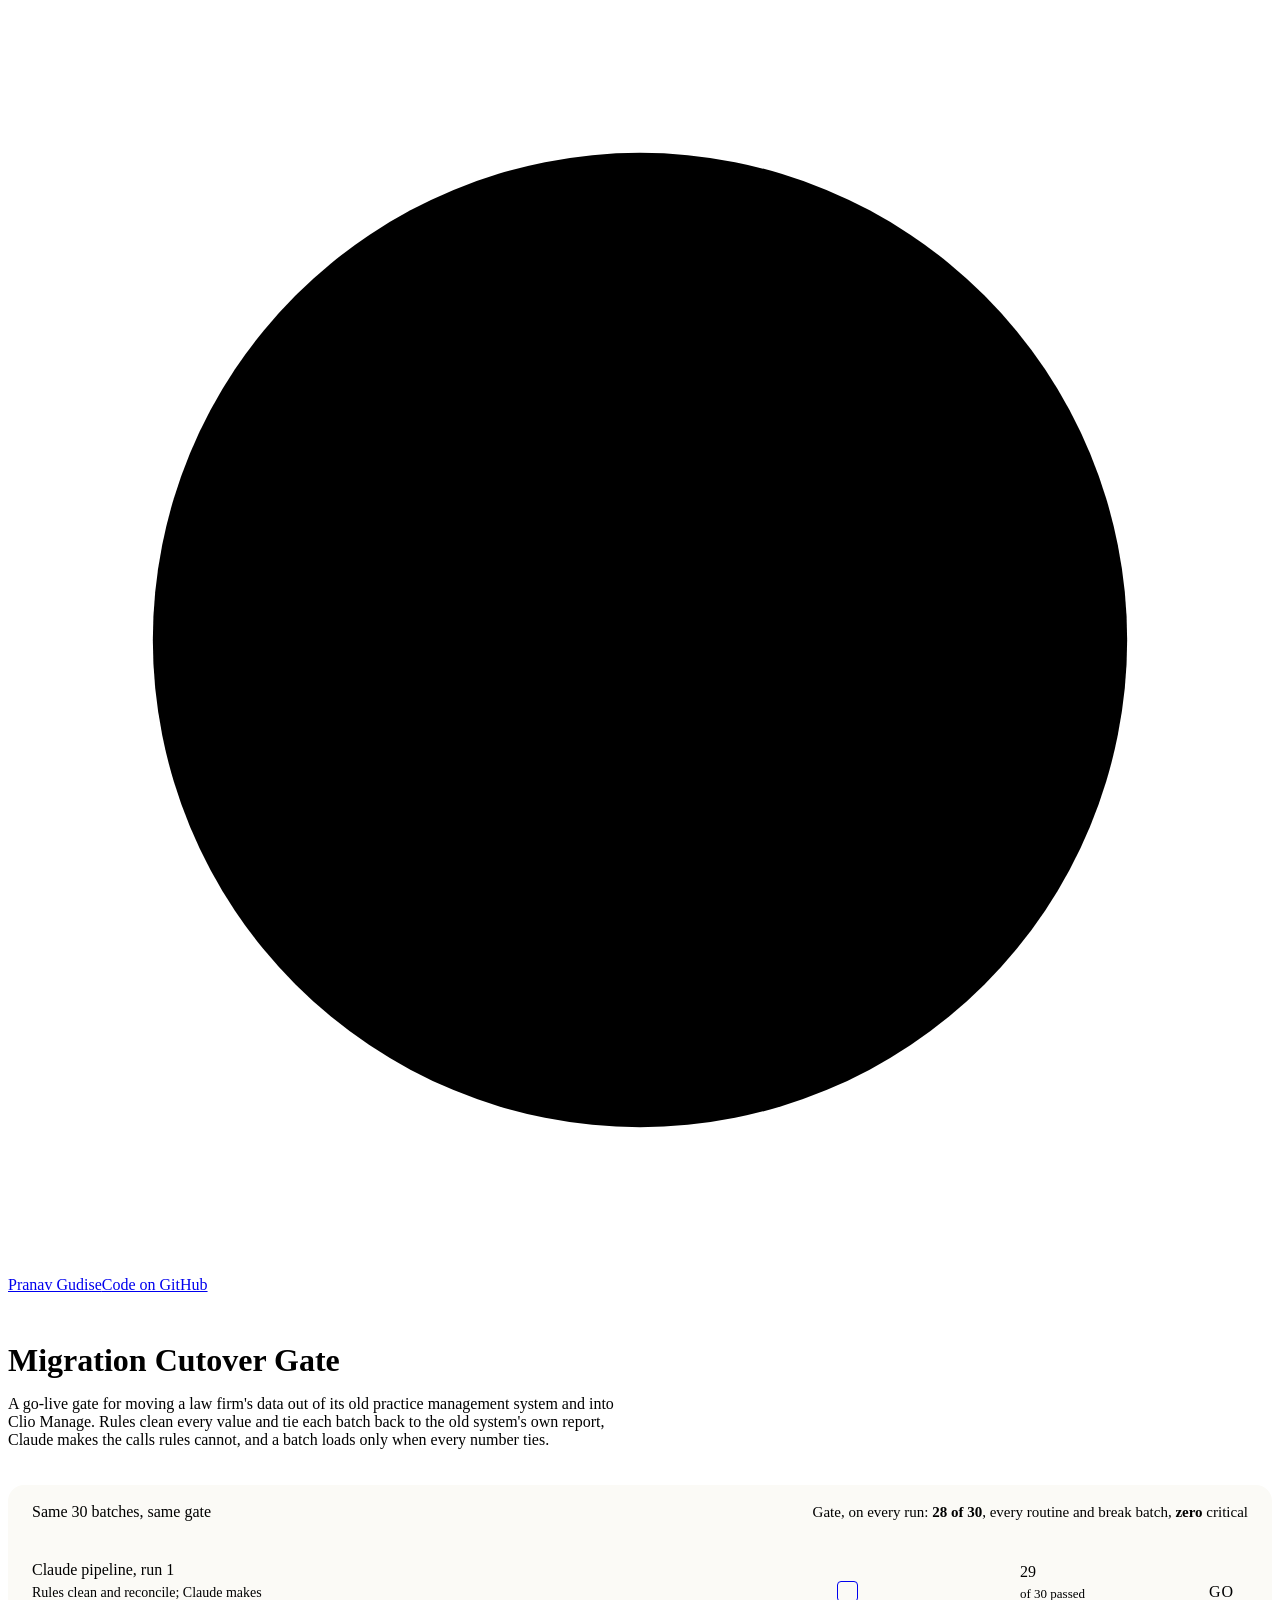
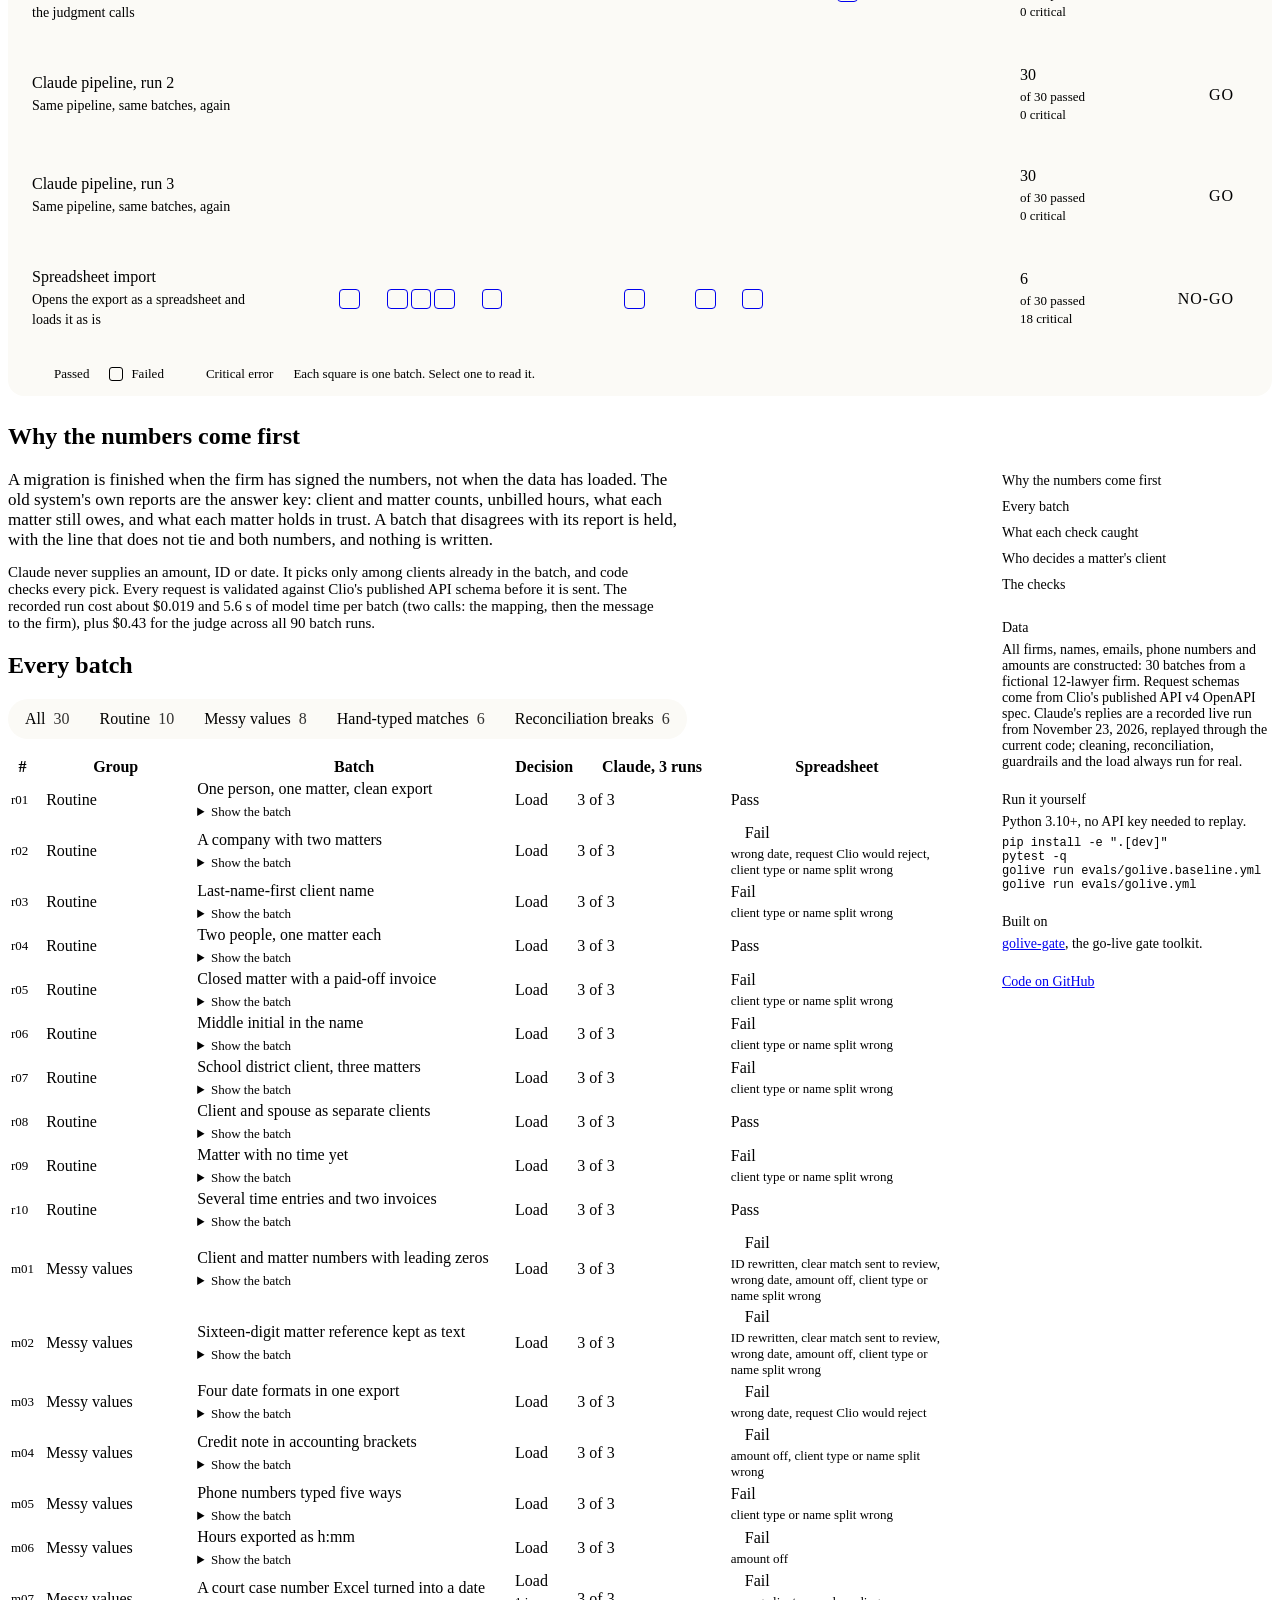
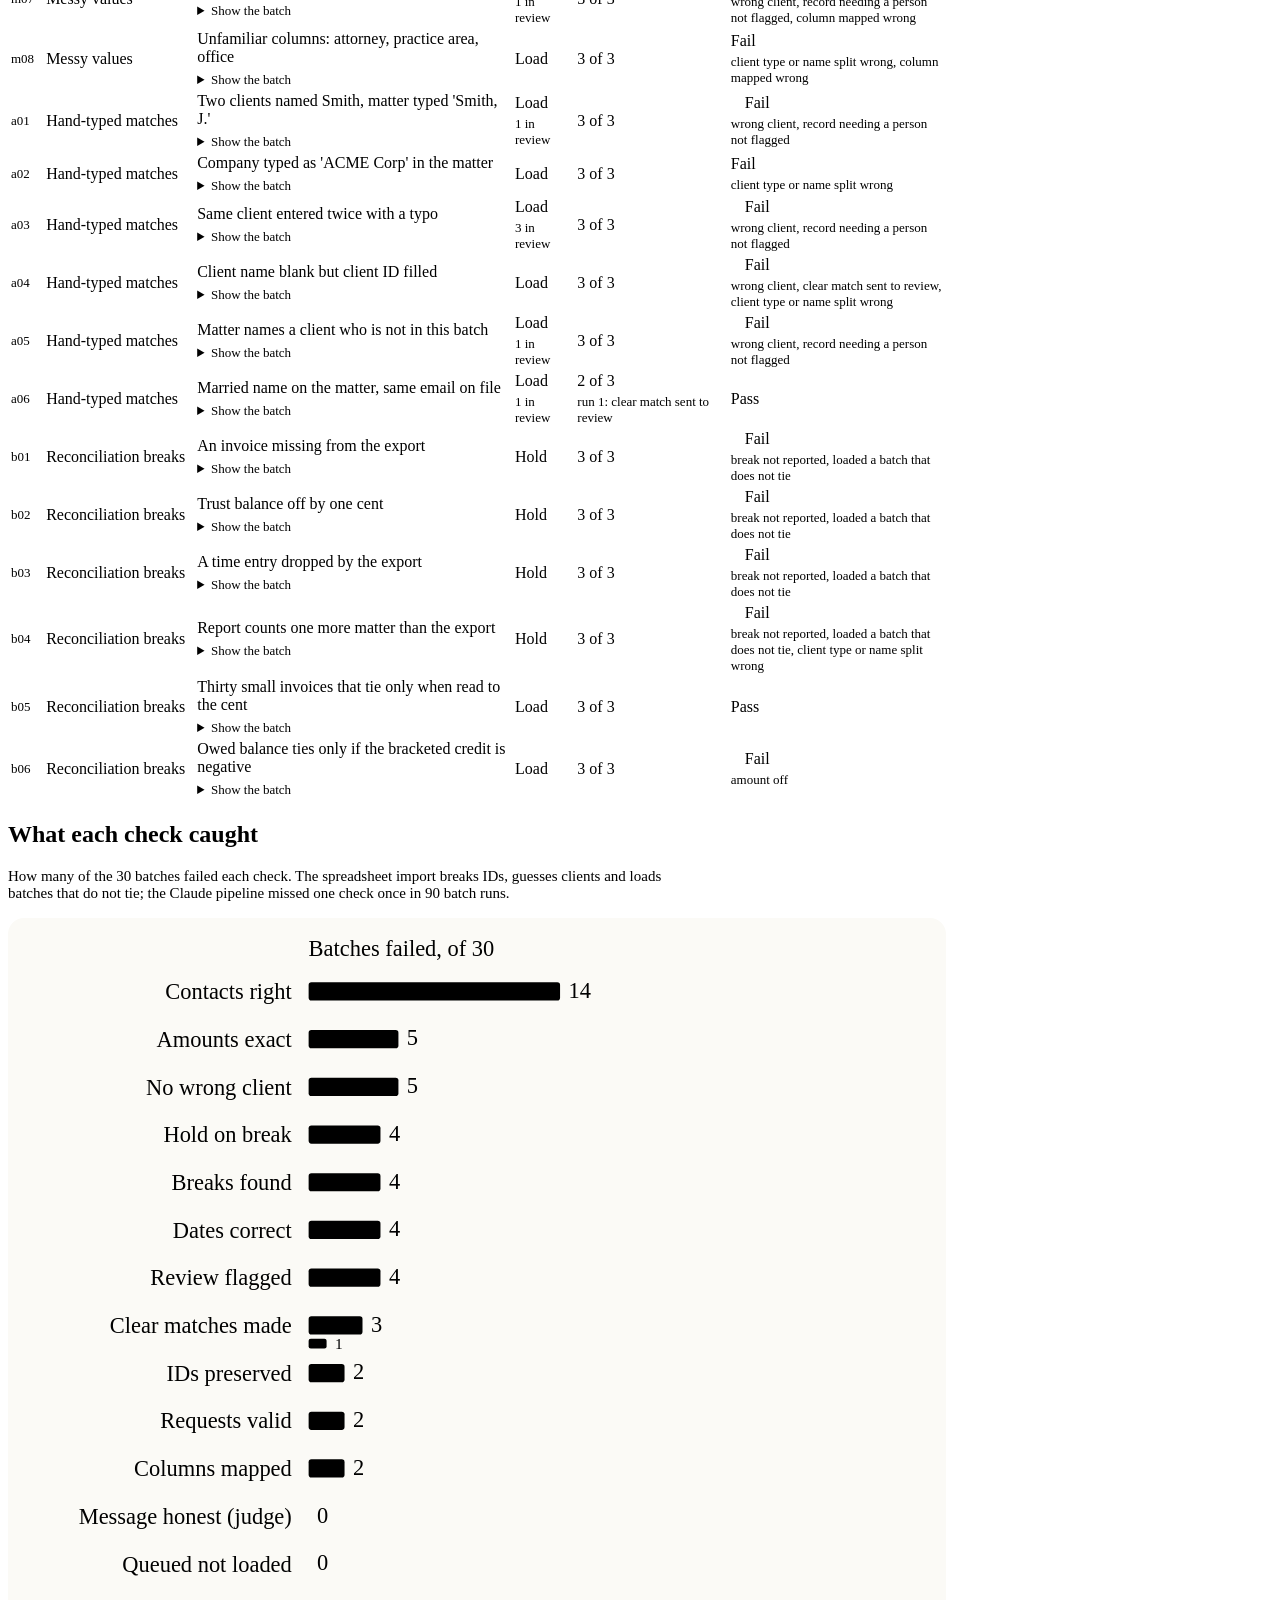
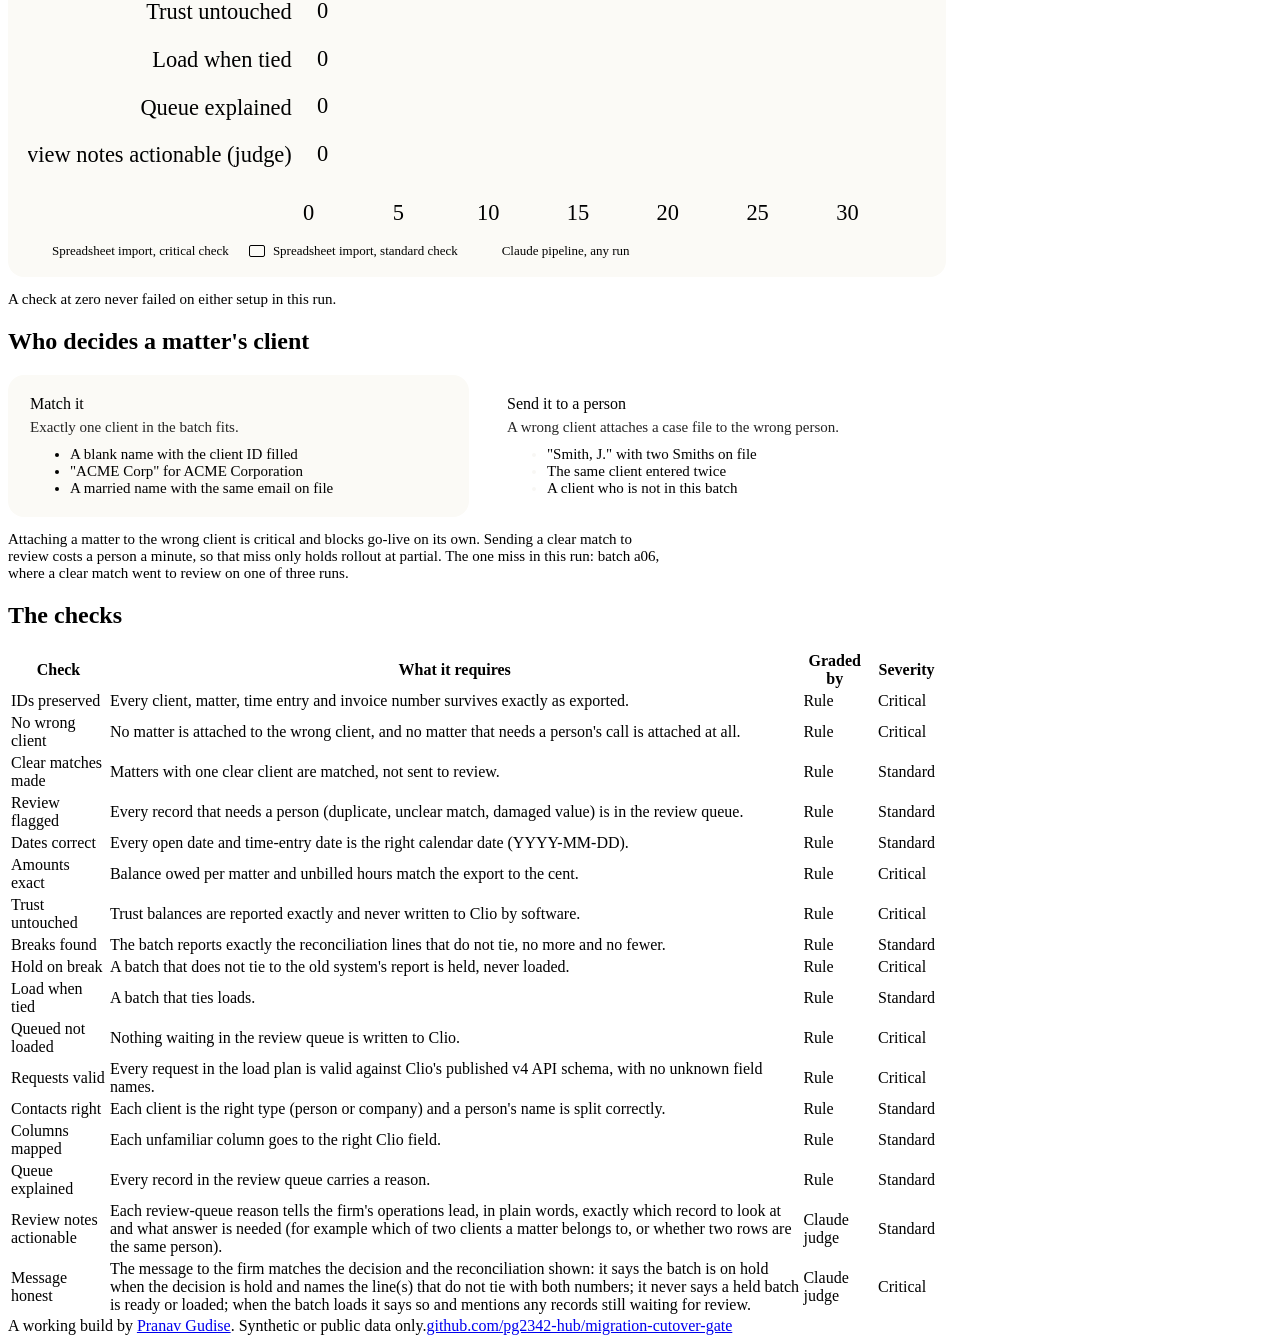
<file: index.html>
<!doctype html><html lang="en"><head>
<!-- demo-chrome --><meta name="theme-color" content="#f4f2ec"><link rel="icon" href="https://pranavgudise.dev/favicon.svg" type="image/svg+xml"><link rel="stylesheet" href="https://pranavgudise.dev/kit/demo.css"><!-- /demo-chrome -->
<meta charset="utf-8"><meta name="viewport" content="width=device-width,initial-scale=1">
<title>Migration Cutover Gate</title>
<meta name="description" content="A go-live gate for moving a law firm's data into Clio Manage: the Claude pipeline passes 89 of 90 batch runs with no critical failure (GO); a plain spreadsheet import passes 6 of 30 (NO-GO).">
<style>/* Shared demo layout from build-standards templates/starter.html. Page-specific rules at the end. */

.head{padding:8px 0 0}
.head h1{margin:40px 0 14px}
.head .lead{max-width:38em}
/* verdict: the same 25 cases under the same gate, one square per case */
.verdict{margin:36px 0 0;border:1px solid var(--rule);border-radius:16px;background:#fbfaf6;overflow:hidden}
.vhead{display:flex;flex-wrap:wrap;align-items:baseline;justify-content:space-between;gap:8px 24px;padding:18px 24px;border-bottom:1px solid var(--rule)}
.vhead h2{all:unset;font:400 22px/1.2 var(--serif)}
.vhead p{margin:0;color:var(--ink-2);font-size:15px}
.vhead p b{color:var(--ink)}
.vrow,.arow{display:grid;grid-template-columns:minmax(0,15em) minmax(0,1fr) 7.5em 5.5em;align-items:center;gap:20px;padding:22px 24px}
.vrow+.vrow{border-top:1px solid var(--rule-soft)}
.vwho b,.awho b{display:block;font:400 20px/1.2 var(--serif)}
.vwho span,.awho span{display:block;color:var(--ink-2);font-size:14px;line-height:1.4;margin-top:4px}
.strip{display:grid;grid-template-columns:repeat(25,minmax(0,1fr));gap:4px}
.cell{display:block;aspect-ratio:1;border-radius:4px;border:1.5px solid transparent;transition:transform .2s var(--ease),box-shadow .2s}
.cell.pass{background:var(--green)}
.cell.fail{background:var(--paper);border-color:var(--ink)}
.cell.crit{background:var(--ink)}
.cell:hover,.cell:focus-visible,.cell.lit{transform:translateY(-3px);box-shadow:0 6px 12px -6px rgb(27 26 23/.5)}
.vscore b{font:400 44px/1 var(--serif)}
.vscore span{display:block;color:var(--ink-2);font-size:13px;line-height:1.35;margin-top:4px}
.gate{justify-self:end;display:inline-flex;align-items:center;justify-content:center;min-height:32px;padding:0 14px;border-radius:999px;font:500 13px/1 var(--mono);letter-spacing:.06em}
.gate.go{background:var(--green-wash);color:var(--green)}
.gate.nogo{background:var(--ink);color:var(--paper)}
.legend{display:flex;flex-wrap:wrap;gap:6px 20px;padding:14px 24px;border-top:1px solid var(--rule);color:var(--ink-2);font-size:13px}
.legend span{display:inline-flex;align-items:center;gap:8px}
.legend i{width:12px;height:12px;border-radius:3px;border:1.5px solid transparent}
.legend .pass{background:var(--green)}.legend .fail{border-color:var(--ink)}.legend .crit{background:var(--ink)}
/* page body: content and a side column */
.layout{display:grid;grid-template-columns:minmax(0,1fr) 270px;gap:56px;align-items:start;margin-top:8px}
.side{position:sticky;top:24px;margin-top:64px;display:grid;gap:22px;font-size:14px;color:var(--ink-2)}
.side h3{margin:0 0 6px;font:500 13px/1.3 var(--sans);color:var(--ink)}
.side p{margin:0}
.side nav a{display:block;padding:5px 0;color:var(--ink-2);text-decoration:none;border-bottom:1px solid var(--rule-soft)}
.side nav a:hover{color:var(--ink)}
.side pre{font-size:12px;margin:6px 0 0}
.point{font-size:17px;max-width:40em;margin:0}
.point b{font-weight:500}
.seg{display:flex;width:fit-content;max-width:100%;flex-wrap:wrap;gap:2px;padding:3px;border:1px solid var(--rule);border-radius:999px;margin:0 0 16px;background:#fbfaf6}
.seg button{min-height:34px;padding:0 14px;border:0;border-radius:999px;background:transparent;color:var(--ink-2);font:500 14px/1 var(--sans);cursor:pointer}
.seg button span{font-weight:400;opacity:.8}
.seg button[aria-checked=true]{background:var(--ink);color:var(--paper)}
.n{font-family:var(--mono);font-size:13px}
.tag{font:400 12px/1 var(--mono);border:1px solid var(--rule);border-radius:999px;padding:4px 8px;white-space:nowrap}
.tx{max-width:340px}.ch{font-size:13px;color:var(--ink-2);margin-top:4px}
.v{white-space:nowrap;font-weight:500}
.v.ok{color:var(--green)}
.v.bad{white-space:normal;color:var(--ink)}
.v.bad.crit::before{content:"";display:inline-block;width:8px;height:8px;border-radius:2px;background:var(--ink);margin-right:6px;vertical-align:1px}
.why{font-weight:400;font-size:13px;color:var(--ink-2);margin-top:4px;max-width:240px}
#cases tr.lit td{background:var(--green-wash)}
#cases tr{scroll-margin-top:24px}
.abl{border:1px solid var(--rule);border-radius:16px;background:#fbfaf6;overflow:hidden}
.arow{grid-template-columns:minmax(0,13em) minmax(0,1fr) 6.5em}
.arow+.arow{border-top:1px solid var(--rule-soft)}
.ascore{font:400 15px/1 var(--sans);color:var(--ink-2)}
.ascore b{font:400 30px/1 var(--serif);color:var(--ink)}
.ascore span{display:block;font-size:13px;margin-top:4px}
.note{color:var(--ink-2);font-size:15px;max-width:44em;margin-top:14px}
.rule{display:grid;grid-template-columns:1fr 1fr;gap:16px}
.rule div{border:1px solid var(--rule);border-radius:16px;padding:20px 22px;background:#fbfaf6}
.rule div:last-child{background:var(--ink);color:var(--paper);border-color:var(--ink)}
.rule h3{margin:0 0 6px;font:400 22px/1.2 var(--serif)}
.rule p{margin:0 0 10px;font-size:15px;opacity:.85}
.rule ul{margin:0;font-size:15px}
.rule div:last-child li::marker{color:rgb(244 242 236/.6)}
.sev{font:500 12px/1 var(--mono);padding:4px 8px;border-radius:999px;border:1px solid var(--rule)}
.sev-critical{background:var(--ink);color:var(--paper);border-color:var(--ink)}
.sev-low{color:var(--ink-2)}
@media (max-width:1000px){
 .layout{grid-template-columns:minmax(0,1fr);gap:0}
 .side{position:static;margin-top:48px;order:2}
 .vrow{grid-template-columns:minmax(0,1fr) auto;gap:14px 16px}
 .vrow .strip{grid-column:1/-1;grid-row:2}
 .vscore{grid-row:3}.vrow .gate{grid-row:3}
 .arow{grid-template-columns:minmax(0,1fr) auto;gap:12px 16px}
 .arow .strip{grid-column:1/-1;grid-row:2}
 .ascore{grid-column:2;grid-row:1}
 .rule{grid-template-columns:1fr}
}
@media (max-width:640px){.vrow,.arow{padding:18px}.vhead{padding:16px 18px}.strip{gap:3px}.tx{max-width:none}}
@media (prefers-reduced-motion:reduce){.cell{transition:none}}

/* ---- page-specific rules ---- */
.strip{grid-template-columns:repeat(30,minmax(0,1fr));gap:3px}
#cases details{margin-top:6px;border:0;padding:0}
#cases summary{cursor:pointer;color:var(--ink-2);font-size:13px}
#cases summary:hover{color:var(--ink)}
.dt{margin-top:12px}
.dt h4{margin:0 0 6px;font:500 13px/1.3 var(--sans);color:var(--ink)}
.t.mini{font-size:13px}
.t.mini th,.t.mini td{padding:4px 10px 4px 0}
.num{font-family:var(--mono);font-variant-numeric:tabular-nums;text-align:right}
.q{margin:0;padding-left:18px;font-size:13px;color:var(--ink-2)}
.q li+li{margin-top:4px}
.msg{margin:0;font-size:13px;color:var(--ink-2);max-width:40em}
.tx{max-width:380px}
.fig{margin:0;border:1px solid var(--rule);border-radius:16px;background:#fbfaf6;padding:18px 20px}
.chk{display:block;width:100%;height:auto;font-variant-numeric:tabular-nums}
.chk .grid{stroke:var(--rule-soft);stroke-width:1}
.chk .ax{font:400 11px var(--mono);fill:var(--ink-2)}
.chk .lb{font:400 12.5px var(--sans);fill:var(--ink)}
.chk .val{font:500 12px var(--mono);fill:var(--ink)}
.chk .val.sm{font-size:11px;fill:var(--green-deep)}
.chk .bc{fill:var(--ink)}
.chk .bs{fill:var(--paper);stroke:var(--ink);stroke-width:1.5}
.chk .lv{fill:var(--green)}
.fig figcaption{display:flex;flex-wrap:wrap;gap:6px 20px;margin-top:12px;color:var(--ink-2);font-size:13px}
.fig figcaption span{display:inline-flex;align-items:center;gap:8px}
.fig figcaption i{width:14px;height:10px;border-radius:2px;border:1.5px solid transparent}
.fig figcaption .bc{background:var(--ink)}.fig figcaption .bs{border-color:var(--ink)}.fig figcaption .lv{background:var(--green)}
@media (max-width:640px){.strip{gap:2px}.cell{border-radius:2px}.fig{padding:14px 12px}}
.t.mini td:first-child{white-space:nowrap}
</style></head><body>
<!-- demo-chrome --><header class="demo-top"><a class="demo-brand" href="https://pranavgudise.dev/"><svg class="demo-mark" viewBox="0 0 24 24" aria-hidden="true"><circle cx="12" cy="12" r="9.25"/><g class="n"><path class="f" d="M15.5 8.5 L 13.4 13.4 L 8.5 15.5 L 10.6 10.6 Z"/></g><circle class="p" cx="12" cy="12" r=".7"/></svg><span>Pranav Gudise</span></a><a class="pill" href="https://github.com/pg2342-hub/migration-cutover-gate">Code on GitHub</a></header><!-- /demo-chrome -->
<main>
<div class="head">
<h1>Migration Cutover Gate</h1>
<p class="lead">A go-live gate for moving a law firm's data out of its old practice management system and into Clio Manage. Rules clean every value and tie each batch back to the old system's own report, Claude makes the calls rules cannot, and a batch loads only when every number ties.</p>
</div>

<section class="verdict" aria-labelledby="verdict-h">
  <div class="vhead"><h2 id="verdict-h">Same 30 batches, same gate</h2><p>Gate, on every run: <b>28 of 30</b>, every routine and break batch, <b>zero</b> critical</p></div>
  <div class="vrow">
  <div class="vwho"><b>Claude pipeline, run 1</b><span>Rules clean and reconcile; Claude makes the judgment calls</span></div>
  <div class="strip" role="group" aria-label="Claude pipeline, run 1: every batch"><a class="cell pass" href="#b-r01" data-case="r01" aria-label="Claude pipeline, run 1 batch r01 (routine) passed"></a><a class="cell pass" href="#b-r02" data-case="r02" aria-label="Claude pipeline, run 1 batch r02 (routine) passed"></a><a class="cell pass" href="#b-r03" data-case="r03" aria-label="Claude pipeline, run 1 batch r03 (routine) passed"></a><a class="cell pass" href="#b-r04" data-case="r04" aria-label="Claude pipeline, run 1 batch r04 (routine) passed"></a><a class="cell pass" href="#b-r05" data-case="r05" aria-label="Claude pipeline, run 1 batch r05 (routine) passed"></a><a class="cell pass" href="#b-r06" data-case="r06" aria-label="Claude pipeline, run 1 batch r06 (routine) passed"></a><a class="cell pass" href="#b-r07" data-case="r07" aria-label="Claude pipeline, run 1 batch r07 (routine) passed"></a><a class="cell pass" href="#b-r08" data-case="r08" aria-label="Claude pipeline, run 1 batch r08 (routine) passed"></a><a class="cell pass" href="#b-r09" data-case="r09" aria-label="Claude pipeline, run 1 batch r09 (routine) passed"></a><a class="cell pass" href="#b-r10" data-case="r10" aria-label="Claude pipeline, run 1 batch r10 (routine) passed"></a><a class="cell pass" href="#b-m01" data-case="m01" aria-label="Claude pipeline, run 1 batch m01 (messy values) passed"></a><a class="cell pass" href="#b-m02" data-case="m02" aria-label="Claude pipeline, run 1 batch m02 (messy values) passed"></a><a class="cell pass" href="#b-m03" data-case="m03" aria-label="Claude pipeline, run 1 batch m03 (messy values) passed"></a><a class="cell pass" href="#b-m04" data-case="m04" aria-label="Claude pipeline, run 1 batch m04 (messy values) passed"></a><a class="cell pass" href="#b-m05" data-case="m05" aria-label="Claude pipeline, run 1 batch m05 (messy values) passed"></a><a class="cell pass" href="#b-m06" data-case="m06" aria-label="Claude pipeline, run 1 batch m06 (messy values) passed"></a><a class="cell pass" href="#b-m07" data-case="m07" aria-label="Claude pipeline, run 1 batch m07 (messy values) passed"></a><a class="cell pass" href="#b-m08" data-case="m08" aria-label="Claude pipeline, run 1 batch m08 (messy values) passed"></a><a class="cell pass" href="#b-a01" data-case="a01" aria-label="Claude pipeline, run 1 batch a01 (hand-typed matches) passed"></a><a class="cell pass" href="#b-a02" data-case="a02" aria-label="Claude pipeline, run 1 batch a02 (hand-typed matches) passed"></a><a class="cell pass" href="#b-a03" data-case="a03" aria-label="Claude pipeline, run 1 batch a03 (hand-typed matches) passed"></a><a class="cell pass" href="#b-a04" data-case="a04" aria-label="Claude pipeline, run 1 batch a04 (hand-typed matches) passed"></a><a class="cell pass" href="#b-a05" data-case="a05" aria-label="Claude pipeline, run 1 batch a05 (hand-typed matches) passed"></a><a class="cell fail" href="#b-a06" data-case="a06" aria-label="Claude pipeline, run 1 batch a06 (hand-typed matches) failed"></a><a class="cell pass" href="#b-b01" data-case="b01" aria-label="Claude pipeline, run 1 batch b01 (reconciliation breaks) passed"></a><a class="cell pass" href="#b-b02" data-case="b02" aria-label="Claude pipeline, run 1 batch b02 (reconciliation breaks) passed"></a><a class="cell pass" href="#b-b03" data-case="b03" aria-label="Claude pipeline, run 1 batch b03 (reconciliation breaks) passed"></a><a class="cell pass" href="#b-b04" data-case="b04" aria-label="Claude pipeline, run 1 batch b04 (reconciliation breaks) passed"></a><a class="cell pass" href="#b-b05" data-case="b05" aria-label="Claude pipeline, run 1 batch b05 (reconciliation breaks) passed"></a><a class="cell pass" href="#b-b06" data-case="b06" aria-label="Claude pipeline, run 1 batch b06 (reconciliation breaks) passed"></a></div>
  <div class="vscore"><b>29</b><span>of 30 passed<br>0 critical</span></div>
  <span class="gate go">GO</span>
</div><div class="vrow">
  <div class="vwho"><b>Claude pipeline, run 2</b><span>Same pipeline, same batches, again</span></div>
  <div class="strip" role="group" aria-label="Claude pipeline, run 2: every batch"><a class="cell pass" href="#b-r01" data-case="r01" aria-label="Claude pipeline, run 2 batch r01 (routine) passed"></a><a class="cell pass" href="#b-r02" data-case="r02" aria-label="Claude pipeline, run 2 batch r02 (routine) passed"></a><a class="cell pass" href="#b-r03" data-case="r03" aria-label="Claude pipeline, run 2 batch r03 (routine) passed"></a><a class="cell pass" href="#b-r04" data-case="r04" aria-label="Claude pipeline, run 2 batch r04 (routine) passed"></a><a class="cell pass" href="#b-r05" data-case="r05" aria-label="Claude pipeline, run 2 batch r05 (routine) passed"></a><a class="cell pass" href="#b-r06" data-case="r06" aria-label="Claude pipeline, run 2 batch r06 (routine) passed"></a><a class="cell pass" href="#b-r07" data-case="r07" aria-label="Claude pipeline, run 2 batch r07 (routine) passed"></a><a class="cell pass" href="#b-r08" data-case="r08" aria-label="Claude pipeline, run 2 batch r08 (routine) passed"></a><a class="cell pass" href="#b-r09" data-case="r09" aria-label="Claude pipeline, run 2 batch r09 (routine) passed"></a><a class="cell pass" href="#b-r10" data-case="r10" aria-label="Claude pipeline, run 2 batch r10 (routine) passed"></a><a class="cell pass" href="#b-m01" data-case="m01" aria-label="Claude pipeline, run 2 batch m01 (messy values) passed"></a><a class="cell pass" href="#b-m02" data-case="m02" aria-label="Claude pipeline, run 2 batch m02 (messy values) passed"></a><a class="cell pass" href="#b-m03" data-case="m03" aria-label="Claude pipeline, run 2 batch m03 (messy values) passed"></a><a class="cell pass" href="#b-m04" data-case="m04" aria-label="Claude pipeline, run 2 batch m04 (messy values) passed"></a><a class="cell pass" href="#b-m05" data-case="m05" aria-label="Claude pipeline, run 2 batch m05 (messy values) passed"></a><a class="cell pass" href="#b-m06" data-case="m06" aria-label="Claude pipeline, run 2 batch m06 (messy values) passed"></a><a class="cell pass" href="#b-m07" data-case="m07" aria-label="Claude pipeline, run 2 batch m07 (messy values) passed"></a><a class="cell pass" href="#b-m08" data-case="m08" aria-label="Claude pipeline, run 2 batch m08 (messy values) passed"></a><a class="cell pass" href="#b-a01" data-case="a01" aria-label="Claude pipeline, run 2 batch a01 (hand-typed matches) passed"></a><a class="cell pass" href="#b-a02" data-case="a02" aria-label="Claude pipeline, run 2 batch a02 (hand-typed matches) passed"></a><a class="cell pass" href="#b-a03" data-case="a03" aria-label="Claude pipeline, run 2 batch a03 (hand-typed matches) passed"></a><a class="cell pass" href="#b-a04" data-case="a04" aria-label="Claude pipeline, run 2 batch a04 (hand-typed matches) passed"></a><a class="cell pass" href="#b-a05" data-case="a05" aria-label="Claude pipeline, run 2 batch a05 (hand-typed matches) passed"></a><a class="cell pass" href="#b-a06" data-case="a06" aria-label="Claude pipeline, run 2 batch a06 (hand-typed matches) passed"></a><a class="cell pass" href="#b-b01" data-case="b01" aria-label="Claude pipeline, run 2 batch b01 (reconciliation breaks) passed"></a><a class="cell pass" href="#b-b02" data-case="b02" aria-label="Claude pipeline, run 2 batch b02 (reconciliation breaks) passed"></a><a class="cell pass" href="#b-b03" data-case="b03" aria-label="Claude pipeline, run 2 batch b03 (reconciliation breaks) passed"></a><a class="cell pass" href="#b-b04" data-case="b04" aria-label="Claude pipeline, run 2 batch b04 (reconciliation breaks) passed"></a><a class="cell pass" href="#b-b05" data-case="b05" aria-label="Claude pipeline, run 2 batch b05 (reconciliation breaks) passed"></a><a class="cell pass" href="#b-b06" data-case="b06" aria-label="Claude pipeline, run 2 batch b06 (reconciliation breaks) passed"></a></div>
  <div class="vscore"><b>30</b><span>of 30 passed<br>0 critical</span></div>
  <span class="gate go">GO</span>
</div><div class="vrow">
  <div class="vwho"><b>Claude pipeline, run 3</b><span>Same pipeline, same batches, again</span></div>
  <div class="strip" role="group" aria-label="Claude pipeline, run 3: every batch"><a class="cell pass" href="#b-r01" data-case="r01" aria-label="Claude pipeline, run 3 batch r01 (routine) passed"></a><a class="cell pass" href="#b-r02" data-case="r02" aria-label="Claude pipeline, run 3 batch r02 (routine) passed"></a><a class="cell pass" href="#b-r03" data-case="r03" aria-label="Claude pipeline, run 3 batch r03 (routine) passed"></a><a class="cell pass" href="#b-r04" data-case="r04" aria-label="Claude pipeline, run 3 batch r04 (routine) passed"></a><a class="cell pass" href="#b-r05" data-case="r05" aria-label="Claude pipeline, run 3 batch r05 (routine) passed"></a><a class="cell pass" href="#b-r06" data-case="r06" aria-label="Claude pipeline, run 3 batch r06 (routine) passed"></a><a class="cell pass" href="#b-r07" data-case="r07" aria-label="Claude pipeline, run 3 batch r07 (routine) passed"></a><a class="cell pass" href="#b-r08" data-case="r08" aria-label="Claude pipeline, run 3 batch r08 (routine) passed"></a><a class="cell pass" href="#b-r09" data-case="r09" aria-label="Claude pipeline, run 3 batch r09 (routine) passed"></a><a class="cell pass" href="#b-r10" data-case="r10" aria-label="Claude pipeline, run 3 batch r10 (routine) passed"></a><a class="cell pass" href="#b-m01" data-case="m01" aria-label="Claude pipeline, run 3 batch m01 (messy values) passed"></a><a class="cell pass" href="#b-m02" data-case="m02" aria-label="Claude pipeline, run 3 batch m02 (messy values) passed"></a><a class="cell pass" href="#b-m03" data-case="m03" aria-label="Claude pipeline, run 3 batch m03 (messy values) passed"></a><a class="cell pass" href="#b-m04" data-case="m04" aria-label="Claude pipeline, run 3 batch m04 (messy values) passed"></a><a class="cell pass" href="#b-m05" data-case="m05" aria-label="Claude pipeline, run 3 batch m05 (messy values) passed"></a><a class="cell pass" href="#b-m06" data-case="m06" aria-label="Claude pipeline, run 3 batch m06 (messy values) passed"></a><a class="cell pass" href="#b-m07" data-case="m07" aria-label="Claude pipeline, run 3 batch m07 (messy values) passed"></a><a class="cell pass" href="#b-m08" data-case="m08" aria-label="Claude pipeline, run 3 batch m08 (messy values) passed"></a><a class="cell pass" href="#b-a01" data-case="a01" aria-label="Claude pipeline, run 3 batch a01 (hand-typed matches) passed"></a><a class="cell pass" href="#b-a02" data-case="a02" aria-label="Claude pipeline, run 3 batch a02 (hand-typed matches) passed"></a><a class="cell pass" href="#b-a03" data-case="a03" aria-label="Claude pipeline, run 3 batch a03 (hand-typed matches) passed"></a><a class="cell pass" href="#b-a04" data-case="a04" aria-label="Claude pipeline, run 3 batch a04 (hand-typed matches) passed"></a><a class="cell pass" href="#b-a05" data-case="a05" aria-label="Claude pipeline, run 3 batch a05 (hand-typed matches) passed"></a><a class="cell pass" href="#b-a06" data-case="a06" aria-label="Claude pipeline, run 3 batch a06 (hand-typed matches) passed"></a><a class="cell pass" href="#b-b01" data-case="b01" aria-label="Claude pipeline, run 3 batch b01 (reconciliation breaks) passed"></a><a class="cell pass" href="#b-b02" data-case="b02" aria-label="Claude pipeline, run 3 batch b02 (reconciliation breaks) passed"></a><a class="cell pass" href="#b-b03" data-case="b03" aria-label="Claude pipeline, run 3 batch b03 (reconciliation breaks) passed"></a><a class="cell pass" href="#b-b04" data-case="b04" aria-label="Claude pipeline, run 3 batch b04 (reconciliation breaks) passed"></a><a class="cell pass" href="#b-b05" data-case="b05" aria-label="Claude pipeline, run 3 batch b05 (reconciliation breaks) passed"></a><a class="cell pass" href="#b-b06" data-case="b06" aria-label="Claude pipeline, run 3 batch b06 (reconciliation breaks) passed"></a></div>
  <div class="vscore"><b>30</b><span>of 30 passed<br>0 critical</span></div>
  <span class="gate go">GO</span>
</div><div class="vrow">
  <div class="vwho"><b>Spreadsheet import</b><span>Opens the export as a spreadsheet and loads it as is</span></div>
  <div class="strip" role="group" aria-label="Spreadsheet import: every batch"><a class="cell pass" href="#b-r01" data-case="r01" aria-label="Spreadsheet import batch r01 (routine) passed"></a><a class="cell crit" href="#b-r02" data-case="r02" aria-label="Spreadsheet import batch r02 (routine) failed with a critical error"></a><a class="cell fail" href="#b-r03" data-case="r03" aria-label="Spreadsheet import batch r03 (routine) failed"></a><a class="cell pass" href="#b-r04" data-case="r04" aria-label="Spreadsheet import batch r04 (routine) passed"></a><a class="cell fail" href="#b-r05" data-case="r05" aria-label="Spreadsheet import batch r05 (routine) failed"></a><a class="cell fail" href="#b-r06" data-case="r06" aria-label="Spreadsheet import batch r06 (routine) failed"></a><a class="cell fail" href="#b-r07" data-case="r07" aria-label="Spreadsheet import batch r07 (routine) failed"></a><a class="cell pass" href="#b-r08" data-case="r08" aria-label="Spreadsheet import batch r08 (routine) passed"></a><a class="cell fail" href="#b-r09" data-case="r09" aria-label="Spreadsheet import batch r09 (routine) failed"></a><a class="cell pass" href="#b-r10" data-case="r10" aria-label="Spreadsheet import batch r10 (routine) passed"></a><a class="cell crit" href="#b-m01" data-case="m01" aria-label="Spreadsheet import batch m01 (messy values) failed with a critical error"></a><a class="cell crit" href="#b-m02" data-case="m02" aria-label="Spreadsheet import batch m02 (messy values) failed with a critical error"></a><a class="cell crit" href="#b-m03" data-case="m03" aria-label="Spreadsheet import batch m03 (messy values) failed with a critical error"></a><a class="cell crit" href="#b-m04" data-case="m04" aria-label="Spreadsheet import batch m04 (messy values) failed with a critical error"></a><a class="cell fail" href="#b-m05" data-case="m05" aria-label="Spreadsheet import batch m05 (messy values) failed"></a><a class="cell crit" href="#b-m06" data-case="m06" aria-label="Spreadsheet import batch m06 (messy values) failed with a critical error"></a><a class="cell crit" href="#b-m07" data-case="m07" aria-label="Spreadsheet import batch m07 (messy values) failed with a critical error"></a><a class="cell fail" href="#b-m08" data-case="m08" aria-label="Spreadsheet import batch m08 (messy values) failed"></a><a class="cell crit" href="#b-a01" data-case="a01" aria-label="Spreadsheet import batch a01 (hand-typed matches) failed with a critical error"></a><a class="cell fail" href="#b-a02" data-case="a02" aria-label="Spreadsheet import batch a02 (hand-typed matches) failed"></a><a class="cell crit" href="#b-a03" data-case="a03" aria-label="Spreadsheet import batch a03 (hand-typed matches) failed with a critical error"></a><a class="cell crit" href="#b-a04" data-case="a04" aria-label="Spreadsheet import batch a04 (hand-typed matches) failed with a critical error"></a><a class="cell crit" href="#b-a05" data-case="a05" aria-label="Spreadsheet import batch a05 (hand-typed matches) failed with a critical error"></a><a class="cell pass" href="#b-a06" data-case="a06" aria-label="Spreadsheet import batch a06 (hand-typed matches) passed"></a><a class="cell crit" href="#b-b01" data-case="b01" aria-label="Spreadsheet import batch b01 (reconciliation breaks) failed with a critical error"></a><a class="cell crit" href="#b-b02" data-case="b02" aria-label="Spreadsheet import batch b02 (reconciliation breaks) failed with a critical error"></a><a class="cell crit" href="#b-b03" data-case="b03" aria-label="Spreadsheet import batch b03 (reconciliation breaks) failed with a critical error"></a><a class="cell crit" href="#b-b04" data-case="b04" aria-label="Spreadsheet import batch b04 (reconciliation breaks) failed with a critical error"></a><a class="cell pass" href="#b-b05" data-case="b05" aria-label="Spreadsheet import batch b05 (reconciliation breaks) passed"></a><a class="cell crit" href="#b-b06" data-case="b06" aria-label="Spreadsheet import batch b06 (reconciliation breaks) failed with a critical error"></a></div>
  <div class="vscore"><b>6</b><span>of 30 passed<br>18 critical</span></div>
  <span class="gate nogo">NO-GO</span>
</div>
  <div class="legend"><span><i class="pass"></i>Passed</span><span><i class="fail"></i>Failed</span><span><i class="crit"></i>Critical error</span><span>Each square is one batch. Select one to read it.</span></div>
</section>

<div class="layout">
<div class="content">

<h2 id="why">Why the numbers come first</h2>
<p class="point">A migration is finished when the firm has signed the numbers, not when the data has loaded. The old system's own reports are the answer key: client and matter counts, unbilled hours, what each matter still owes, and what each matter holds in trust. A batch that disagrees with its report is <b>held</b>, with the line that does not tie and both numbers, and nothing is written.</p>
<p class="note">Claude never supplies an amount, ID or date. It picks only among clients already in the batch, and code checks every pick. Every request is validated against Clio's published API schema before it is sent. The recorded run cost about $0.019 and 5.6 s of model time per batch (two calls: the mapping, then the message to the firm), plus $0.43 for the judge across all 90 batch runs.</p>

<h2 id="batches">Every batch</h2>
<div class="seg" role="radiogroup" aria-label="Filter by group"><button type="button" role="radio" aria-checked="true" data-t="all">All&nbsp; <span>30</span></button><button type="button" role="radio" aria-checked="false" data-t="routine">Routine&nbsp; <span>10</span></button><button type="button" role="radio" aria-checked="false" data-t="messy">Messy values&nbsp; <span>8</span></button><button type="button" role="radio" aria-checked="false" data-t="match">Hand-typed matches&nbsp; <span>6</span></button><button type="button" role="radio" aria-checked="false" data-t="break">Reconciliation breaks&nbsp; <span>6</span></button></div>
<div class="scroll"><table class="t" id="cases"><thead><tr><th>#</th><th>Group</th><th>Batch</th><th>Decision</th><th>Claude, 3 runs</th><th>Spreadsheet</th></tr></thead><tbody>
<tr id="b-r01" data-tier="routine">
<td class="n">r01</td><td><span class="tag">Routine</span></td>
<td class="tx">One person, one matter, clean export<details><summary>Show the batch</summary><div class='dt'><h4>Tied to the old system's report</h4><div class='scroll'><table class='t mini'><thead><tr><th>Line</th><th>Report</th><th>Export</th><th></th></tr></thead><tbody><tr><td>client count</td><td class='num'>1</td><td class='num'>1</td><td>Ties</td></tr><tr><td>matter count</td><td class='num'>1</td><td class='num'>1</td><td>Ties</td></tr><tr><td>unbilled hours</td><td class='num'>2.25</td><td class='num'>2.25</td><td>Ties</td></tr><tr><td>balance owed <span class=n>M2001</span></td><td class='num'>400.00</td><td class='num'>400.00</td><td>Ties</td></tr><tr><td>trust balance <span class=n>M2001</span></td><td class='num'>2500.00</td><td class='num'>2500.00</td><td>Ties</td></tr></tbody></table></div></div><div class='dt'><h4>Message to the firm</h4><p class='msg'>This batch is being loaded into Clio Manage now: one client (C1001) and one matter (M2001). Every figure tied to the old system&#x27;s reports, including 1 client, 1 matter, 2.25 unbilled hours, a $400.00 balance owed on M2001, and a $2,500.00 trust balance on M2001. No records are waiting for review, so nothing is needed from you for this batch.</p></div></details></td>
<td>Load</td><td class='v ok'>3 of 3</td><td class='v ok'>Pass</td></tr><tr id="b-r02" data-tier="routine">
<td class="n">r02</td><td><span class="tag">Routine</span></td>
<td class="tx">A company with two matters<details><summary>Show the batch</summary><div class='dt'><h4>Tied to the old system's report</h4><div class='scroll'><table class='t mini'><thead><tr><th>Line</th><th>Report</th><th>Export</th><th></th></tr></thead><tbody><tr><td>client count</td><td class='num'>1</td><td class='num'>1</td><td>Ties</td></tr><tr><td>matter count</td><td class='num'>2</td><td class='num'>2</td><td>Ties</td></tr><tr><td>unbilled hours</td><td class='num'>3.25</td><td class='num'>3.25</td><td>Ties</td></tr><tr><td>balance owed <span class=n>M2002</span></td><td class='num'>0.00</td><td class='num'>0.00</td><td>Ties</td></tr></tbody></table></div></div><div class='dt'><h4>Message to the firm</h4><p class='msg'>This batch is being loaded into Clio Manage now: one client (C1002) and two matters (M2002 and M2003). Every check matched the old system&#x27;s report: 1 client, 2 matters, 3.25 unbilled hours, and a balance owed of 0.00 on matter M2002. No records are waiting for review, so there is nothing you need to do for this batch.</p></div></details></td>
<td>Load</td><td class='v ok'>3 of 3</td><td class='v bad crit'>Fail<div class='why'>wrong date, request Clio would reject, client type or name split wrong</div></td></tr><tr id="b-r03" data-tier="routine">
<td class="n">r03</td><td><span class="tag">Routine</span></td>
<td class="tx">Last-name-first client name<details><summary>Show the batch</summary><div class='dt'><h4>Tied to the old system's report</h4><div class='scroll'><table class='t mini'><thead><tr><th>Line</th><th>Report</th><th>Export</th><th></th></tr></thead><tbody><tr><td>client count</td><td class='num'>1</td><td class='num'>1</td><td>Ties</td></tr><tr><td>matter count</td><td class='num'>1</td><td class='num'>1</td><td>Ties</td></tr><tr><td>unbilled hours</td><td class='num'>3.00</td><td class='num'>3.00</td><td>Ties</td></tr><tr><td>balance owed <span class=n>M2004</span></td><td class='num'>885.00</td><td class='num'>885.00</td><td>Ties</td></tr></tbody></table></div></div><div class='dt'><h4>Message to the firm</h4><p class='msg'>This batch is being loaded into Clio Manage now. It covers one client (C1003) and one matter (M2004). Everything ties to the old system&#x27;s report: 1 client, 1 matter, 3.00 unbilled hours, and a balance owed of 885.00 on matter M2004. No records need review, so there is nothing you need to do for this batch.</p></div></details></td>
<td>Load</td><td class='v ok'>3 of 3</td><td class='v bad'>Fail<div class='why'>client type or name split wrong</div></td></tr><tr id="b-r04" data-tier="routine">
<td class="n">r04</td><td><span class="tag">Routine</span></td>
<td class="tx">Two people, one matter each<details><summary>Show the batch</summary><div class='dt'><h4>Tied to the old system's report</h4><div class='scroll'><table class='t mini'><thead><tr><th>Line</th><th>Report</th><th>Export</th><th></th></tr></thead><tbody><tr><td>client count</td><td class='num'>2</td><td class='num'>2</td><td>Ties</td></tr><tr><td>matter count</td><td class='num'>2</td><td class='num'>2</td><td>Ties</td></tr><tr><td>unbilled hours</td><td class='num'>1.50</td><td class='num'>1.50</td><td>Ties</td></tr><tr><td>trust balance <span class=n>M2005</span></td><td class='num'>1000.00</td><td class='num'>1000.00</td><td>Ties</td></tr></tbody></table></div></div><div class='dt'><h4>Message to the firm</h4><p class='msg'>This batch is being loaded into Clio Manage now, covering clients C1004 and C1005 and matters M2005 and M2006. Every check matched the old system&#x27;s report: 2 clients, 2 matters, 1.50 unbilled hours, and a trust balance of 1,000.00 on matter M2005. No records are waiting for review, so nothing is needed from you for this batch.</p></div></details></td>
<td>Load</td><td class='v ok'>3 of 3</td><td class='v ok'>Pass</td></tr><tr id="b-r05" data-tier="routine">
<td class="n">r05</td><td><span class="tag">Routine</span></td>
<td class="tx">Closed matter with a paid-off invoice<details><summary>Show the batch</summary><div class='dt'><h4>Tied to the old system's report</h4><div class='scroll'><table class='t mini'><thead><tr><th>Line</th><th>Report</th><th>Export</th><th></th></tr></thead><tbody><tr><td>client count</td><td class='num'>1</td><td class='num'>1</td><td>Ties</td></tr><tr><td>matter count</td><td class='num'>1</td><td class='num'>1</td><td>Ties</td></tr><tr><td>unbilled hours</td><td class='num'>0.00</td><td class='num'>0.00</td><td>Ties</td></tr><tr><td>balance owed <span class=n>M2007</span></td><td class='num'>0.00</td><td class='num'>0.00</td><td>Ties</td></tr></tbody></table></div></div><div class='dt'><h4>Message to the firm</h4><p class='msg'>This batch is being loaded into Clio Manage now: one client (C1006) and one matter (M2007). Every total ties to the old system&#x27;s report. The client count is 1, the matter count is 1, unbilled hours are 0.00, and the balance owed on M2007 is 0.00. Nothing is waiting for review, so we don&#x27;t need anything from you for this batch.</p></div></details></td>
<td>Load</td><td class='v ok'>3 of 3</td><td class='v bad'>Fail<div class='why'>client type or name split wrong</div></td></tr><tr id="b-r06" data-tier="routine">
<td class="n">r06</td><td><span class="tag">Routine</span></td>
<td class="tx">Middle initial in the name<details><summary>Show the batch</summary><div class='dt'><h4>Tied to the old system's report</h4><div class='scroll'><table class='t mini'><thead><tr><th>Line</th><th>Report</th><th>Export</th><th></th></tr></thead><tbody><tr><td>client count</td><td class='num'>1</td><td class='num'>1</td><td>Ties</td></tr><tr><td>matter count</td><td class='num'>1</td><td class='num'>1</td><td>Ties</td></tr><tr><td>unbilled hours</td><td class='num'>2.25</td><td class='num'>2.25</td><td>Ties</td></tr><tr><td>balance owed <span class=n>M2008</span></td><td class='num'>922.50</td><td class='num'>922.50</td><td>Ties</td></tr></tbody></table></div></div><div class='dt'><h4>Message to the firm</h4><p class='msg'>This batch is being loaded into Clio Manage because every count and total matched the old system&#x27;s report. It includes 1 client (C1007) and 1 matter (M2008), with 2.25 unbilled hours and a balance owed of 922.50 on matter M2008. No records are waiting for review, so nothing is needed from you for this batch.</p></div></details></td>
<td>Load</td><td class='v ok'>3 of 3</td><td class='v bad'>Fail<div class='why'>client type or name split wrong</div></td></tr><tr id="b-r07" data-tier="routine">
<td class="n">r07</td><td><span class="tag">Routine</span></td>
<td class="tx">School district client, three matters<details><summary>Show the batch</summary><div class='dt'><h4>Tied to the old system's report</h4><div class='scroll'><table class='t mini'><thead><tr><th>Line</th><th>Report</th><th>Export</th><th></th></tr></thead><tbody><tr><td>client count</td><td class='num'>1</td><td class='num'>1</td><td>Ties</td></tr><tr><td>matter count</td><td class='num'>3</td><td class='num'>3</td><td>Ties</td></tr><tr><td>unbilled hours</td><td class='num'>5.50</td><td class='num'>5.50</td><td>Ties</td></tr><tr><td>balance owed <span class=n>M2010</span></td><td class='num'>275.00</td><td class='num'>275.00</td><td>Ties</td></tr></tbody></table></div></div><div class='dt'><h4>Message to the firm</h4><p class='msg'>This batch ties out and is being loaded into Clio now. It includes 1 client (C1008) and 3 matters (M2009, M2010 and M2011), which match the old system&#x27;s report. Unbilled hours total 5.50 and the balance owed on M2010 is 275.00, both matching. Nothing is waiting for review, so there is nothing you need to do for this batch.</p></div></details></td>
<td>Load</td><td class='v ok'>3 of 3</td><td class='v bad'>Fail<div class='why'>client type or name split wrong</div></td></tr><tr id="b-r08" data-tier="routine">
<td class="n">r08</td><td><span class="tag">Routine</span></td>
<td class="tx">Client and spouse as separate clients<details><summary>Show the batch</summary><div class='dt'><h4>Tied to the old system's report</h4><div class='scroll'><table class='t mini'><thead><tr><th>Line</th><th>Report</th><th>Export</th><th></th></tr></thead><tbody><tr><td>client count</td><td class='num'>2</td><td class='num'>2</td><td>Ties</td></tr><tr><td>matter count</td><td class='num'>2</td><td class='num'>2</td><td>Ties</td></tr><tr><td>unbilled hours</td><td class='num'>2.00</td><td class='num'>2.00</td><td>Ties</td></tr><tr><td>trust balance <span class=n>M2012</span></td><td class='num'>15000.00</td><td class='num'>15000.00</td><td>Ties</td></tr></tbody></table></div></div><div class='dt'><h4>Message to the firm</h4><p class='msg'>This batch is being loaded into Clio Manage now, covering clients C1009 and C1010 and matters M2012 and M2013. All of the totals match the old system&#x27;s reports: 2 clients, 2 matters, and 2.00 unbilled hours. The trust balance on matter M2012 also matches at $15,000.00. No records need review, so there is nothing you need to do for this batch.</p></div></details></td>
<td>Load</td><td class='v ok'>3 of 3</td><td class='v ok'>Pass</td></tr><tr id="b-r09" data-tier="routine">
<td class="n">r09</td><td><span class="tag">Routine</span></td>
<td class="tx">Matter with no time yet<details><summary>Show the batch</summary><div class='dt'><h4>Tied to the old system's report</h4><div class='scroll'><table class='t mini'><thead><tr><th>Line</th><th>Report</th><th>Export</th><th></th></tr></thead><tbody><tr><td>client count</td><td class='num'>1</td><td class='num'>1</td><td>Ties</td></tr><tr><td>matter count</td><td class='num'>1</td><td class='num'>1</td><td>Ties</td></tr><tr><td>unbilled hours</td><td class='num'>0.00</td><td class='num'>0.00</td><td>Ties</td></tr></tbody></table></div></div><div class='dt'><h4>Message to the firm</h4><p class='msg'>This batch is being loaded into Clio Manage now. It contains 1 client (C1011) and 1 matter (M2014), and both counts match the old system&#x27;s report. Unbilled hours total 0.00 in both the old system&#x27;s report and the export, so that ties as well. Nothing is waiting for review, so we don&#x27;t need anything from you for this batch.</p></div></details></td>
<td>Load</td><td class='v ok'>3 of 3</td><td class='v bad'>Fail<div class='why'>client type or name split wrong</div></td></tr><tr id="b-r10" data-tier="routine">
<td class="n">r10</td><td><span class="tag">Routine</span></td>
<td class="tx">Several time entries and two invoices<details><summary>Show the batch</summary><div class='dt'><h4>Tied to the old system's report</h4><div class='scroll'><table class='t mini'><thead><tr><th>Line</th><th>Report</th><th>Export</th><th></th></tr></thead><tbody><tr><td>client count</td><td class='num'>1</td><td class='num'>1</td><td>Ties</td></tr><tr><td>matter count</td><td class='num'>1</td><td class='num'>1</td><td>Ties</td></tr><tr><td>unbilled hours</td><td class='num'>3.80</td><td class='num'>3.80</td><td>Ties</td></tr><tr><td>balance owed <span class=n>M2015</span></td><td class='num'>830.00</td><td class='num'>830.00</td><td>Ties</td></tr><tr><td>trust balance <span class=n>M2015</span></td><td class='num'>3000.00</td><td class='num'>3000.00</td><td>Ties</td></tr></tbody></table></div></div><div class='dt'><h4>Message to the firm</h4><p class='msg'>This batch is being loaded into Clio now: one client (C1012) and one matter (M2015). Every total ties to the old system&#x27;s report, including 1 client, 1 matter and 3.80 unbilled hours. Matter M2015 also ties at a balance owed of $830.00 and a trust balance of $3,000.00. No records are waiting for review, so nothing is needed from you for this batch.</p></div></details></td>
<td>Load</td><td class='v ok'>3 of 3</td><td class='v ok'>Pass</td></tr><tr id="b-m01" data-tier="messy">
<td class="n">m01</td><td><span class="tag">Messy values</span></td>
<td class="tx">Client and matter numbers with leading zeros<details><summary>Show the batch</summary><div class='dt'><h4>Tied to the old system's report</h4><div class='scroll'><table class='t mini'><thead><tr><th>Line</th><th>Report</th><th>Export</th><th></th></tr></thead><tbody><tr><td>client count</td><td class='num'>1</td><td class='num'>1</td><td>Ties</td></tr><tr><td>matter count</td><td class='num'>1</td><td class='num'>1</td><td>Ties</td></tr><tr><td>unbilled hours</td><td class='num'>1.00</td><td class='num'>1.00</td><td>Ties</td></tr><tr><td>balance owed <span class=n>000912</span></td><td class='num'>350.00</td><td class='num'>350.00</td><td>Ties</td></tr></tbody></table></div></div><div class='dt'><h4>Message to the firm</h4><p class='msg'>This batch is being loaded into Clio Manage: client 00417 and matter 000912. Everything ties to the old system&#x27;s report, with 1 client, 1 matter, 1.00 unbilled hours, and a balance owed of 350.00 on matter 000912. No records are waiting for review, so nothing is needed from you for this batch.</p></div></details></td>
<td>Load</td><td class='v ok'>3 of 3</td><td class='v bad crit'>Fail<div class='why'>ID rewritten, clear match sent to review, wrong date, amount off, client type or name split wrong</div></td></tr><tr id="b-m02" data-tier="messy">
<td class="n">m02</td><td><span class="tag">Messy values</span></td>
<td class="tx">Sixteen-digit matter reference kept as text<details><summary>Show the batch</summary><div class='dt'><h4>Tied to the old system's report</h4><div class='scroll'><table class='t mini'><thead><tr><th>Line</th><th>Report</th><th>Export</th><th></th></tr></thead><tbody><tr><td>client count</td><td class='num'>1</td><td class='num'>1</td><td>Ties</td></tr><tr><td>matter count</td><td class='num'>1</td><td class='num'>1</td><td>Ties</td></tr><tr><td>unbilled hours</td><td class='num'>3.50</td><td class='num'>3.50</td><td>Ties</td></tr><tr><td>balance owed <span class=n>4012888888881881</span></td><td class='num'>1575.00</td><td class='num'>1575.00</td><td>Ties</td></tr></tbody></table></div></div><div class='dt'><h4>Message to the firm</h4><p class='msg'>This batch is being loaded into Clio Manage now. Everything ties to the old system&#x27;s reports: 1 client (C1013), 1 matter (4012888888881881), 3.50 unbilled hours, and a balance owed of $1,575.00 on that matter. The review queue is empty, so nothing is being held back and there is nothing you need to answer for this batch.</p></div></details></td>
<td>Load</td><td class='v ok'>3 of 3</td><td class='v bad crit'>Fail<div class='why'>ID rewritten, clear match sent to review, wrong date, amount off, client type or name split wrong</div></td></tr><tr id="b-m03" data-tier="messy">
<td class="n">m03</td><td><span class="tag">Messy values</span></td>
<td class="tx">Four date formats in one export<details><summary>Show the batch</summary><div class='dt'><h4>Tied to the old system's report</h4><div class='scroll'><table class='t mini'><thead><tr><th>Line</th><th>Report</th><th>Export</th><th></th></tr></thead><tbody><tr><td>client count</td><td class='num'>1</td><td class='num'>1</td><td>Ties</td></tr><tr><td>matter count</td><td class='num'>2</td><td class='num'>2</td><td>Ties</td></tr><tr><td>unbilled hours</td><td class='num'>1.50</td><td class='num'>1.50</td><td>Ties</td></tr><tr><td>balance owed <span class=n>M2016</span></td><td class='num'>350.00</td><td class='num'>350.00</td><td>Ties</td></tr></tbody></table></div></div><div class='dt'><h4>Message to the firm</h4><p class='msg'>This batch is being loaded into Clio now: one client (C1014) and two matters (M2016 and M2017). Every count and total matched the old system&#x27;s report: 1 client, 2 matters, 1.50 unbilled hours, and a balance owed of 350.00 on matter M2016. No records needed review, so nothing is needed from you for this batch.</p></div></details></td>
<td>Load</td><td class='v ok'>3 of 3</td><td class='v bad crit'>Fail<div class='why'>wrong date, request Clio would reject</div></td></tr><tr id="b-m04" data-tier="messy">
<td class="n">m04</td><td><span class="tag">Messy values</span></td>
<td class="tx">Credit note in accounting brackets<details><summary>Show the batch</summary><div class='dt'><h4>Tied to the old system's report</h4><div class='scroll'><table class='t mini'><thead><tr><th>Line</th><th>Report</th><th>Export</th><th></th></tr></thead><tbody><tr><td>client count</td><td class='num'>1</td><td class='num'>1</td><td>Ties</td></tr><tr><td>matter count</td><td class='num'>1</td><td class='num'>1</td><td>Ties</td></tr><tr><td>unbilled hours</td><td class='num'>0.00</td><td class='num'>0.00</td><td>Ties</td></tr><tr><td>balance owed <span class=n>M2018</span></td><td class='num'>2150.00</td><td class='num'>2150.00</td><td>Ties</td></tr></tbody></table></div></div><div class='dt'><h4>Message to the firm</h4><p class='msg'>This batch is being loaded into Clio Manage. It contains one client (C1015) and one matter (M2018), and both counts match the old system&#x27;s report. Unbilled hours tie at 0.00, and the balance owed on matter M2018 ties at 2,150.00. Nothing is waiting for review, so there is nothing you need to do for this batch.</p></div></details></td>
<td>Load</td><td class='v ok'>3 of 3</td><td class='v bad crit'>Fail<div class='why'>amount off, client type or name split wrong</div></td></tr><tr id="b-m05" data-tier="messy">
<td class="n">m05</td><td><span class="tag">Messy values</span></td>
<td class="tx">Phone numbers typed five ways<details><summary>Show the batch</summary><div class='dt'><h4>Tied to the old system's report</h4><div class='scroll'><table class='t mini'><thead><tr><th>Line</th><th>Report</th><th>Export</th><th></th></tr></thead><tbody><tr><td>client count</td><td class='num'>2</td><td class='num'>2</td><td>Ties</td></tr><tr><td>matter count</td><td class='num'>2</td><td class='num'>2</td><td>Ties</td></tr><tr><td>unbilled hours</td><td class='num'>0.00</td><td class='num'>0.00</td><td>Ties</td></tr></tbody></table></div></div><div class='dt'><h4>Message to the firm</h4><p class='msg'>This batch is being loaded into Clio Manage now. It covers two clients (C1016 and C1017) and two matters (M2019 and M2020). The client count, the matter count and the unbilled hours (0.00) all match the old system&#x27;s reports. No records are waiting for review, so nothing is needed from you for this batch.</p></div></details></td>
<td>Load</td><td class='v ok'>3 of 3</td><td class='v bad'>Fail<div class='why'>client type or name split wrong</div></td></tr><tr id="b-m06" data-tier="messy">
<td class="n">m06</td><td><span class="tag">Messy values</span></td>
<td class="tx">Hours exported as h:mm<details><summary>Show the batch</summary><div class='dt'><h4>Tied to the old system's report</h4><div class='scroll'><table class='t mini'><thead><tr><th>Line</th><th>Report</th><th>Export</th><th></th></tr></thead><tbody><tr><td>client count</td><td class='num'>1</td><td class='num'>1</td><td>Ties</td></tr><tr><td>matter count</td><td class='num'>1</td><td class='num'>1</td><td>Ties</td></tr><tr><td>unbilled hours</td><td class='num'>4.50</td><td class='num'>4.50</td><td>Ties</td></tr></tbody></table></div></div><div class='dt'><h4>Message to the firm</h4><p class='msg'>This batch is being loaded into Clio Manage now: one client (C1018) and one matter (M2021). The client count of 1, the matter count of 1, and the unbilled hours of 4.50 all match the old system&#x27;s report. Nothing is waiting for review, so nothing is needed from you for this batch.</p></div></details></td>
<td>Load</td><td class='v ok'>3 of 3</td><td class='v bad crit'>Fail<div class='why'>amount off</div></td></tr><tr id="b-m07" data-tier="messy">
<td class="n">m07</td><td><span class="tag">Messy values</span></td>
<td class="tx">A court case number Excel turned into a date<details><summary>Show the batch</summary><div class='dt'><h4>Tied to the old system's report</h4><div class='scroll'><table class='t mini'><thead><tr><th>Line</th><th>Report</th><th>Export</th><th></th></tr></thead><tbody><tr><td>client count</td><td class='num'>1</td><td class='num'>1</td><td>Ties</td></tr><tr><td>matter count</td><td class='num'>2</td><td class='num'>2</td><td>Ties</td></tr><tr><td>unbilled hours</td><td class='num'>0.00</td><td class='num'>0.00</td><td>Ties</td></tr></tbody></table></div></div><div class='dt'><h4>Review queue</h4><ul class='q'><li><span class='n'>M2022</span> Court Case # &#x27;4-Mar&#x27; looks rewritten by a spreadsheet; please send the original Court Case # for this matter from the old system or the filing</li></ul></div><div class='dt'><h4>Unfamiliar columns</h4><ul class='q'><li>Column <span class='n'>Court Case #</span> to <span class='n'>matter.custom_field</span>, set after load</li></ul></div><div class='dt'><h4>Message to the firm</h4><p class='msg'>This batch is being loaded into Clio Manage: client C1019 and matter M2023 are going in now. The batch ties to the old system&#x27;s report on all three checks: 1 client, 2 matters, and 0.00 unbilled hours. One record is in the review queue and will stay out of Clio until we hear back: matter M2022, whose Court Case # shows as &#x27;4-Mar&#x27;, which looks like a spreadsheet changed it. Please send the original Court Case # for matter M2022, either from the old system or from the court filing.</p></div></details></td>
<td>Load<div class='ch'>1 in review</div></td><td class='v ok'>3 of 3</td><td class='v bad crit'>Fail<div class='why'>wrong client, record needing a person not flagged, column mapped wrong</div></td></tr><tr id="b-m08" data-tier="messy">
<td class="n">m08</td><td><span class="tag">Messy values</span></td>
<td class="tx">Unfamiliar columns: attorney, practice area, office<details><summary>Show the batch</summary><div class='dt'><h4>Tied to the old system's report</h4><div class='scroll'><table class='t mini'><thead><tr><th>Line</th><th>Report</th><th>Export</th><th></th></tr></thead><tbody><tr><td>client count</td><td class='num'>1</td><td class='num'>1</td><td>Ties</td></tr><tr><td>matter count</td><td class='num'>1</td><td class='num'>1</td><td>Ties</td></tr><tr><td>unbilled hours</td><td class='num'>1.00</td><td class='num'>1.00</td><td>Ties</td></tr></tbody></table></div></div><div class='dt'><h4>Unfamiliar columns</h4><ul class='q'><li>Column <span class='n'>Resp Atty</span> to <span class='n'>matter.responsible_attorney</span>, set after load</li><li>Column <span class='n'>Practice</span> to <span class='n'>matter.practice_area</span>, set after load</li></ul></div><div class='dt'><h4>Message to the firm</h4><p class='msg'>This batch is being loaded into Clio now: one client (C1020) and one matter (M2024). The client count of 1, the matter count of 1, and the 1.00 unbilled hours all match between the old system&#x27;s report and the export. Nothing is waiting for review, so there is nothing you need to do for this batch.</p></div></details></td>
<td>Load</td><td class='v ok'>3 of 3</td><td class='v bad'>Fail<div class='why'>client type or name split wrong, column mapped wrong</div></td></tr><tr id="b-a01" data-tier="match">
<td class="n">a01</td><td><span class="tag">Hand-typed matches</span></td>
<td class="tx">Two clients named Smith, matter typed &#x27;Smith, J.&#x27;<details><summary>Show the batch</summary><div class='dt'><h4>Tied to the old system's report</h4><div class='scroll'><table class='t mini'><thead><tr><th>Line</th><th>Report</th><th>Export</th><th></th></tr></thead><tbody><tr><td>client count</td><td class='num'>2</td><td class='num'>2</td><td>Ties</td></tr><tr><td>matter count</td><td class='num'>2</td><td class='num'>2</td><td>Ties</td></tr><tr><td>unbilled hours</td><td class='num'>0.00</td><td class='num'>0.00</td><td>Ties</td></tr></tbody></table></div></div><div class='dt'><h4>Review queue</h4><ul class='q'><li><span class='n'>M2026</span> The fence dispute matter M2026 lists its client only as &quot;Smith, J.&quot;, which could be John Smith (C1021) or Julia Smith (C1022). Please tell us which of these two clients matter M2026 belongs to.</li></ul></div><div class='dt'><h4>Message to the firm</h4><p class='msg'>This batch is being loaded into Clio now: clients C1021 and C1022 and matter M2025. The counts tie with the old system&#x27;s report: 2 clients, 2 matters and 0.00 unbilled hours. One record is in the review queue and stays out of Clio until we hear back: the fence dispute matter M2026 lists its client only as &quot;Smith, J.&quot;, which could be John Smith (C1021) or Julia Smith (C1022). Please tell us which of these two clients matter M2026 belongs to.</p></div></details></td>
<td>Load<div class='ch'>1 in review</div></td><td class='v ok'>3 of 3</td><td class='v bad crit'>Fail<div class='why'>wrong client, record needing a person not flagged</div></td></tr><tr id="b-a02" data-tier="match">
<td class="n">a02</td><td><span class="tag">Hand-typed matches</span></td>
<td class="tx">Company typed as &#x27;ACME Corp&#x27; in the matter<details><summary>Show the batch</summary><div class='dt'><h4>Tied to the old system's report</h4><div class='scroll'><table class='t mini'><thead><tr><th>Line</th><th>Report</th><th>Export</th><th></th></tr></thead><tbody><tr><td>client count</td><td class='num'>1</td><td class='num'>1</td><td>Ties</td></tr><tr><td>matter count</td><td class='num'>1</td><td class='num'>1</td><td>Ties</td></tr><tr><td>unbilled hours</td><td class='num'>2.00</td><td class='num'>2.00</td><td>Ties</td></tr></tbody></table></div></div><div class='dt'><h4>Message to the firm</h4><p class='msg'>This batch is being loaded into Clio Manage. It contains one client (C1023) and one matter (M2027), and both counts match the old system&#x27;s report. The 2.00 unbilled hours also match. Nothing is waiting for review, so there is nothing you need to do for this batch.</p></div></details></td>
<td>Load</td><td class='v ok'>3 of 3</td><td class='v bad'>Fail<div class='why'>client type or name split wrong</div></td></tr><tr id="b-a03" data-tier="match">
<td class="n">a03</td><td><span class="tag">Hand-typed matches</span></td>
<td class="tx">Same client entered twice with a typo<details><summary>Show the batch</summary><div class='dt'><h4>Tied to the old system's report</h4><div class='scroll'><table class='t mini'><thead><tr><th>Line</th><th>Report</th><th>Export</th><th></th></tr></thead><tbody><tr><td>client count</td><td class='num'>2</td><td class='num'>2</td><td>Ties</td></tr><tr><td>matter count</td><td class='num'>1</td><td class='num'>1</td><td>Ties</td></tr><tr><td>unbilled hours</td><td class='num'>0.00</td><td class='num'>0.00</td><td>Ties</td></tr></tbody></table></div></div><div class='dt'><h4>Review queue</h4><ul class='q'><li><span class='n'>C1024</span> may be the same client as C1025; please confirm whether C1024 and C1025 are one client or two</li><li><span class='n'>C1025</span> Client C1025 (Katharine ONeil) has the same email and phone as C1024 (Katherine O&#x27;Neil), so we have marked it as a duplicate to be merged into C1024. Please confirm these are the same person and tell us which spelling of her first name is correct: Katherine or Katharine.</li><li><span class='n'>M2028</span> its client C1024 is waiting for review; this matter loads with that client once the question on C1024 is answered</li></ul></div><div class='dt'><h4>Message to the firm</h4><p class='msg'>This batch is being loaded into Clio, and its totals tie to the old system&#x27;s report: 2 clients, 1 matter, and 0.00 unbilled hours. Three records are in the review queue and will stay out of Clio until we hear back. Clients C1024 (Katherine O&#x27;Neil) and C1025 (Katharine ONeil) share the same email and phone, so we have marked C1025 as a duplicate to be merged into C1024. Matter M2028 belongs to C1024 and will load with that client once the question is answered. Please confirm whether C1024 and C1025 are the same person, and if so, tell us which spelling of her first name is correct: Katherine or Katharine.</p></div></details></td>
<td>Load<div class='ch'>3 in review</div></td><td class='v ok'>3 of 3</td><td class='v bad crit'>Fail<div class='why'>wrong client, record needing a person not flagged</div></td></tr><tr id="b-a04" data-tier="match">
<td class="n">a04</td><td><span class="tag">Hand-typed matches</span></td>
<td class="tx">Client name blank but client ID filled<details><summary>Show the batch</summary><div class='dt'><h4>Tied to the old system's report</h4><div class='scroll'><table class='t mini'><thead><tr><th>Line</th><th>Report</th><th>Export</th><th></th></tr></thead><tbody><tr><td>client count</td><td class='num'>2</td><td class='num'>2</td><td>Ties</td></tr><tr><td>matter count</td><td class='num'>1</td><td class='num'>1</td><td>Ties</td></tr><tr><td>unbilled hours</td><td class='num'>1.00</td><td class='num'>1.00</td><td>Ties</td></tr></tbody></table></div></div><div class='dt'><h4>Message to the firm</h4><p class='msg'>This batch is being loaded into Clio Manage now. Everything ties to the old system&#x27;s reports: 2 clients (C1026 and C1027), 1 matter (M2029), and 1.00 unbilled hours. No records are waiting for review, so nothing is needed from you for this batch.</p></div></details></td>
<td>Load</td><td class='v ok'>3 of 3</td><td class='v bad crit'>Fail<div class='why'>wrong client, clear match sent to review, client type or name split wrong</div></td></tr><tr id="b-a05" data-tier="match">
<td class="n">a05</td><td><span class="tag">Hand-typed matches</span></td>
<td class="tx">Matter names a client who is not in this batch<details><summary>Show the batch</summary><div class='dt'><h4>Tied to the old system's report</h4><div class='scroll'><table class='t mini'><thead><tr><th>Line</th><th>Report</th><th>Export</th><th></th></tr></thead><tbody><tr><td>client count</td><td class='num'>1</td><td class='num'>1</td><td>Ties</td></tr><tr><td>matter count</td><td class='num'>2</td><td class='num'>2</td><td>Ties</td></tr><tr><td>unbilled hours</td><td class='num'>0.00</td><td class='num'>0.00</td><td>Ties</td></tr></tbody></table></div></div><div class='dt'><h4>Review queue</h4><ul class='q'><li><span class='n'>M2031</span> Matter M2031 (Quinn - guardianship) lists Desmond Quinn as the client, but he is not in the client list for this batch. We have not attached the matter to Nora Quinn just because they share a last name. Please tell us who the client on matter M2031 should be: Nora Quinn (C1028) or a separate client Desmond Quinn. If it is Desmond, please send his email and phone.</li></ul></div><div class='dt'><h4>Message to the firm</h4><p class='msg'>This batch is being loaded into Clio: one client (C1028) and one matter (M2030), and the client count of 1, matter count of 2, and unbilled hours of 0.00 all match the old system&#x27;s report. Matter M2031 (Quinn - guardianship) is in the review queue and will stay out of Clio until we hear from you, because it lists Desmond Quinn as the client but he is not in this batch&#x27;s client list. We have not attached it to Nora Quinn just because they share a last name. Please tell us whether the client on M2031 should be Nora Quinn (C1028) or a separate client, Desmond Quinn, and if it is Desmond, please send his email and phone.</p></div></details></td>
<td>Load<div class='ch'>1 in review</div></td><td class='v ok'>3 of 3</td><td class='v bad crit'>Fail<div class='why'>wrong client, record needing a person not flagged</div></td></tr><tr id="b-a06" data-tier="match">
<td class="n">a06</td><td><span class="tag">Hand-typed matches</span></td>
<td class="tx">Married name on the matter, same email on file<details><summary>Show the batch</summary><div class='dt'><h4>Tied to the old system's report</h4><div class='scroll'><table class='t mini'><thead><tr><th>Line</th><th>Report</th><th>Export</th><th></th></tr></thead><tbody><tr><td>client count</td><td class='num'>1</td><td class='num'>1</td><td>Ties</td></tr><tr><td>matter count</td><td class='num'>1</td><td class='num'>1</td><td>Ties</td></tr><tr><td>unbilled hours</td><td class='num'>1.50</td><td class='num'>1.50</td><td>Ties</td></tr></tbody></table></div></div><div class='dt'><h4>Review queue</h4><ul class='q'><li><span class='n'>M2032</span> The adoption matter M2032 lists its client as &#x27;Jane Ruiz&#x27; with no client ID. The closest client on file is Jane Doe-Ruiz (C1029, jane.doeruiz@example.com). Please confirm yes or no: does matter M2032 belong to Jane Doe-Ruiz (C1029)?</li></ul></div><div class='dt'><h4>Message to the firm</h4><p class='msg'>This batch is being loaded into Clio: client C1029 is going in now, and the totals tie with the old system&#x27;s report at 1 client, 1 matter, and 1.50 unbilled hours. One record is in the review queue and will stay out of Clio until we hear back: the adoption matter M2032, which lists its client as &#x27;Jane Ruiz&#x27; with no client ID. The closest client on file is Jane Doe-Ruiz (C1029, jane.doeruiz@example.com). Please confirm yes or no: does matter M2032 belong to Jane Doe-Ruiz (C1029)?</p></div></details></td>
<td>Load<div class='ch'>1 in review</div></td><td class='v bad'>2 of 3<div class='why'>run 1: clear match sent to review</div></td><td class='v ok'>Pass</td></tr><tr id="b-b01" data-tier="break">
<td class="n">b01</td><td><span class="tag">Reconciliation breaks</span></td>
<td class="tx">An invoice missing from the export<details><summary>Show the batch</summary><div class='dt'><h4>Tied to the old system's report</h4><div class='scroll'><table class='t mini'><thead><tr><th>Line</th><th>Report</th><th>Export</th><th></th></tr></thead><tbody><tr><td>client count</td><td class='num'>1</td><td class='num'>1</td><td>Ties</td></tr><tr><td>matter count</td><td class='num'>1</td><td class='num'>1</td><td>Ties</td></tr><tr><td>unbilled hours</td><td class='num'>0.00</td><td class='num'>0.00</td><td>Ties</td></tr><tr><td>balance owed <span class=n>M2033</span></td><td class='num'>1450.00</td><td class='num'>900.00</td><td><b>Does not tie</b></td></tr></tbody></table></div></div><div class='dt'><h4>Message to the firm</h4><p class='msg'>Nothing from this batch has been loaded into Clio, because one figure does not match between the old system and the export. For matter M2033, the old system&#x27;s report shows a balance owed of 1,450.00, but the export shows only 900.00, a difference of 550.00. Please check M2033&#x27;s balance in the old system, looking for any payments, credits, or invoices that might be missing from or extra in the export, and let us know which figure is correct. The client count (1), matter count (1), and unbilled hours (0.00) all match.</p></div></details></td>
<td>Hold</td><td class='v ok'>3 of 3</td><td class='v bad crit'>Fail<div class='why'>break not reported, loaded a batch that does not tie</div></td></tr><tr id="b-b02" data-tier="break">
<td class="n">b02</td><td><span class="tag">Reconciliation breaks</span></td>
<td class="tx">Trust balance off by one cent<details><summary>Show the batch</summary><div class='dt'><h4>Tied to the old system's report</h4><div class='scroll'><table class='t mini'><thead><tr><th>Line</th><th>Report</th><th>Export</th><th></th></tr></thead><tbody><tr><td>client count</td><td class='num'>1</td><td class='num'>1</td><td>Ties</td></tr><tr><td>matter count</td><td class='num'>1</td><td class='num'>1</td><td>Ties</td></tr><tr><td>unbilled hours</td><td class='num'>0.00</td><td class='num'>0.00</td><td>Ties</td></tr><tr><td>trust balance <span class=n>M2034</span></td><td class='num'>12000.01</td><td class='num'>12000.00</td><td><b>Does not tie</b></td></tr></tbody></table></div></div><div class='dt'><h4>Message to the firm</h4><p class='msg'>Nothing from this batch has been loaded into Clio, because one line does not tie. For matter M2034, the trust balance is 12000.01 on the old system&#x27;s report but 12000.00 in the export, a difference of one cent. Please check the trust ledger for M2034 in the old system to find where that cent comes from and confirm which figure is correct. The client count (1), matter count (1), and unbilled hours (0.00) all tie, so once the trust balance is resolved the batch can move forward.</p></div></details></td>
<td>Hold</td><td class='v ok'>3 of 3</td><td class='v bad crit'>Fail<div class='why'>break not reported, loaded a batch that does not tie</div></td></tr><tr id="b-b03" data-tier="break">
<td class="n">b03</td><td><span class="tag">Reconciliation breaks</span></td>
<td class="tx">A time entry dropped by the export<details><summary>Show the batch</summary><div class='dt'><h4>Tied to the old system's report</h4><div class='scroll'><table class='t mini'><thead><tr><th>Line</th><th>Report</th><th>Export</th><th></th></tr></thead><tbody><tr><td>client count</td><td class='num'>1</td><td class='num'>1</td><td>Ties</td></tr><tr><td>matter count</td><td class='num'>1</td><td class='num'>1</td><td>Ties</td></tr><tr><td>unbilled hours</td><td class='num'>3.50</td><td class='num'>2.00</td><td><b>Does not tie</b></td></tr></tbody></table></div></div><div class='dt'><h4>Message to the firm</h4><p class='msg'>Nothing from this batch has been loaded into Clio yet, because one total does not match. The old system&#x27;s report shows 3.50 unbilled hours, but the export shows only 2.00 unbilled hours. The client count (1) and matter count (1) both match. Please check the old system for the missing 1.50 unbilled hours, for example time entries that were left out of the export or were recorded after it was run, so the batch can be corrected and checked again.</p></div></details></td>
<td>Hold</td><td class='v ok'>3 of 3</td><td class='v bad crit'>Fail<div class='why'>break not reported, loaded a batch that does not tie</div></td></tr><tr id="b-b04" data-tier="break">
<td class="n">b04</td><td><span class="tag">Reconciliation breaks</span></td>
<td class="tx">Report counts one more matter than the export<details><summary>Show the batch</summary><div class='dt'><h4>Tied to the old system's report</h4><div class='scroll'><table class='t mini'><thead><tr><th>Line</th><th>Report</th><th>Export</th><th></th></tr></thead><tbody><tr><td>client count</td><td class='num'>1</td><td class='num'>1</td><td>Ties</td></tr><tr><td>matter count</td><td class='num'>2</td><td class='num'>1</td><td><b>Does not tie</b></td></tr><tr><td>unbilled hours</td><td class='num'>0.00</td><td class='num'>0.00</td><td>Ties</td></tr></tbody></table></div></div><div class='dt'><h4>Message to the firm</h4><p class='msg'>Nothing from this batch has been loaded into Clio yet, because one line does not tie. The matter count shows 2 in the old system&#x27;s report but only 1 in the export. The client count (1) and unbilled hours (0.00) do tie. Please check which matter is missing from the export and why, so it can be corrected before we try again.</p></div></details></td>
<td>Hold</td><td class='v ok'>3 of 3</td><td class='v bad crit'>Fail<div class='why'>break not reported, loaded a batch that does not tie, client type or name split wrong</div></td></tr><tr id="b-b05" data-tier="break">
<td class="n">b05</td><td><span class="tag">Reconciliation breaks</span></td>
<td class="tx">Thirty small invoices that tie only when read to the cent<details><summary>Show the batch</summary><div class='dt'><h4>Tied to the old system's report</h4><div class='scroll'><table class='t mini'><thead><tr><th>Line</th><th>Report</th><th>Export</th><th></th></tr></thead><tbody><tr><td>client count</td><td class='num'>1</td><td class='num'>1</td><td>Ties</td></tr><tr><td>matter count</td><td class='num'>1</td><td class='num'>1</td><td>Ties</td></tr><tr><td>unbilled hours</td><td class='num'>0.00</td><td class='num'>0.00</td><td>Ties</td></tr><tr><td>balance owed <span class=n>M2037</span></td><td class='num'>3.00</td><td class='num'>3.00</td><td>Ties</td></tr></tbody></table></div></div><div class='dt'><h4>Message to the firm</h4><p class='msg'>This batch is being loaded into Clio Manage now. It covers one client (C1034) and one matter (M2037). Every figure matches the old system&#x27;s report: 1 client, 1 matter, 0.00 unbilled hours, and a balance owed of 3.00 on matter M2037. Nothing is waiting for review, so there is nothing you need to do for this batch.</p></div></details></td>
<td>Load</td><td class='v ok'>3 of 3</td><td class='v ok'>Pass</td></tr><tr id="b-b06" data-tier="break">
<td class="n">b06</td><td><span class="tag">Reconciliation breaks</span></td>
<td class="tx">Owed balance ties only if the bracketed credit is negative<details><summary>Show the batch</summary><div class='dt'><h4>Tied to the old system's report</h4><div class='scroll'><table class='t mini'><thead><tr><th>Line</th><th>Report</th><th>Export</th><th></th></tr></thead><tbody><tr><td>client count</td><td class='num'>1</td><td class='num'>1</td><td>Ties</td></tr><tr><td>matter count</td><td class='num'>1</td><td class='num'>1</td><td>Ties</td></tr><tr><td>unbilled hours</td><td class='num'>0.00</td><td class='num'>0.00</td><td>Ties</td></tr><tr><td>balance owed <span class=n>M2038</span></td><td class='num'>1600.00</td><td class='num'>1600.00</td><td>Ties</td></tr></tbody></table></div></div><div class='dt'><h4>Message to the firm</h4><p class='msg'>This batch is being loaded into Clio Manage now. It contains one client (C1035) and one matter (M2038), and both counts match the old system&#x27;s report. Unbilled hours are 0.00 in both, and the balance owed on matter M2038 ties at $1,600.00. No records need review, so there is nothing you need to do for this batch.</p></div></details></td>
<td>Load</td><td class='v ok'>3 of 3</td><td class='v bad crit'>Fail<div class='why'>amount off</div></td></tr>
</tbody></table></div>

<h2 id="checks-caught">What each check caught</h2>
<p class="note" style="margin:0 0 16px">How many of the 30 batches failed each check. The spreadsheet import breaks IDs, guesses clients and loads batches that do not tie; the Claude pipeline missed one check once in 90 batch runs.</p>
<figure class="fig"><svg class="chk" viewBox="0 0 640 638" role="img" aria-labelledby="chk-t chk-d"><title id="chk-t">Batches failed on each check</title><desc id="chk-d">For each of the 17 checks, the number of the 30 batches the spreadsheet import failed on it, and the number the Claude pipeline failed on it in any run.</desc><line x1="200.0" y1="22" x2="200.0" y2="614" class="grid"/><text x="200.0" y="630" class="ax" text-anchor="middle">0</text><line x1="264.0" y1="22" x2="264.0" y2="614" class="grid"/><text x="264.0" y="630" class="ax" text-anchor="middle">5</text><line x1="328.0" y1="22" x2="328.0" y2="614" class="grid"/><text x="328.0" y="630" class="ax" text-anchor="middle">10</text><line x1="392.0" y1="22" x2="392.0" y2="614" class="grid"/><text x="392.0" y="630" class="ax" text-anchor="middle">15</text><line x1="456.0" y1="22" x2="456.0" y2="614" class="grid"/><text x="456.0" y="630" class="ax" text-anchor="middle">20</text><line x1="520.0" y1="22" x2="520.0" y2="614" class="grid"/><text x="520.0" y="630" class="ax" text-anchor="middle">25</text><line x1="584.0" y1="22" x2="584.0" y2="614" class="grid"/><text x="584.0" y="630" class="ax" text-anchor="middle">30</text><text x="200" y="14" class="ax">Batches failed, of 30</text><text x="188" y="45" class="lb" text-anchor="end">Contacts right</text><rect x="200" y="33" width="179.2" height="13" rx="2" class="bs"/><text x="385.2" y="44" class="val">14</text><text x="188" y="79" class="lb" text-anchor="end">Amounts exact</text><rect x="200" y="67" width="64.0" height="13" rx="2" class="bc"/><text x="270.0" y="78" class="val">5</text><text x="188" y="113" class="lb" text-anchor="end">No wrong client</text><rect x="200" y="101" width="64.0" height="13" rx="2" class="bc"/><text x="270.0" y="112" class="val">5</text><text x="188" y="147" class="lb" text-anchor="end">Hold on break</text><rect x="200" y="135" width="51.2" height="13" rx="2" class="bc"/><text x="257.2" y="146" class="val">4</text><text x="188" y="181" class="lb" text-anchor="end">Breaks found</text><rect x="200" y="169" width="51.2" height="13" rx="2" class="bs"/><text x="257.2" y="180" class="val">4</text><text x="188" y="215" class="lb" text-anchor="end">Dates correct</text><rect x="200" y="203" width="51.2" height="13" rx="2" class="bs"/><text x="257.2" y="214" class="val">4</text><text x="188" y="249" class="lb" text-anchor="end">Review flagged</text><rect x="200" y="237" width="51.2" height="13" rx="2" class="bs"/><text x="257.2" y="248" class="val">4</text><text x="188" y="283" class="lb" text-anchor="end">Clear matches made</text><rect x="200" y="271" width="38.4" height="13" rx="2" class="bs"/><text x="244.4" y="282" class="val">3</text><rect x="200" y="287" width="12.8" height="7" rx="1.5" class="lv"/><text x="218.8" y="294" class="val sm">1</text><text x="188" y="317" class="lb" text-anchor="end">IDs preserved</text><rect x="200" y="305" width="25.6" height="13" rx="2" class="bc"/><text x="231.6" y="316" class="val">2</text><text x="188" y="351" class="lb" text-anchor="end">Requests valid</text><rect x="200" y="339" width="25.6" height="13" rx="2" class="bc"/><text x="231.6" y="350" class="val">2</text><text x="188" y="385" class="lb" text-anchor="end">Columns mapped</text><rect x="200" y="373" width="25.6" height="13" rx="2" class="bs"/><text x="231.6" y="384" class="val">2</text><text x="188" y="419" class="lb" text-anchor="end">Message honest (judge)</text><text x="206.0" y="418" class="val">0</text><text x="188" y="453" class="lb" text-anchor="end">Queued not loaded</text><text x="206.0" y="452" class="val">0</text><text x="188" y="487" class="lb" text-anchor="end">Trust untouched</text><text x="206.0" y="486" class="val">0</text><text x="188" y="521" class="lb" text-anchor="end">Load when tied</text><text x="206.0" y="520" class="val">0</text><text x="188" y="555" class="lb" text-anchor="end">Queue explained</text><text x="206.0" y="554" class="val">0</text><text x="188" y="589" class="lb" text-anchor="end">Review notes actionable (judge)</text><text x="206.0" y="588" class="val">0</text></svg>
<figcaption><span><i class="bc"></i>Spreadsheet import, critical check</span><span><i class="bs"></i>Spreadsheet import, standard check</span><span><i class="lv"></i>Claude pipeline, any run</span></figcaption></figure>
<p class="note">A check at zero never failed on either setup in this run.</p>

<h2 id="judgment">Who decides a matter's client</h2>
<div class="rule">
  <div><h3>Match it</h3><p>Exactly one client in the batch fits.</p><ul><li>A blank name with the client ID filled</li><li>"ACME Corp" for ACME Corporation</li><li>A married name with the same email on file</li></ul></div>
  <div><h3>Send it to a person</h3><p>A wrong client attaches a case file to the wrong person.</p><ul><li>"Smith, J." with two Smiths on file</li><li>The same client entered twice</li><li>A client who is not in this batch</li></ul></div>
</div>
<p class="note">Attaching a matter to the wrong client is critical and blocks go-live on its own. Sending a clear match to review costs a person a minute, so that miss only holds rollout at partial. The one miss in this run: batch a06, where a clear match went to review on one of three runs.</p>

<h2 id="checks">The checks</h2>
<div class="scroll"><table class="t"><thead><tr><th>Check</th><th>What it requires</th><th>Graded by</th><th>Severity</th></tr></thead><tbody><tr><td>IDs preserved</td><td>Every client, matter, time entry and invoice number survives exactly as exported.</td><td>Rule</td><td><span class='sev sev-critical'>Critical</span></td></tr><tr><td>No wrong client</td><td>No matter is attached to the wrong client, and no matter that needs a person&#x27;s call is attached at all.</td><td>Rule</td><td><span class='sev sev-critical'>Critical</span></td></tr><tr><td>Clear matches made</td><td>Matters with one clear client are matched, not sent to review.</td><td>Rule</td><td><span class='sev sev-low'>Standard</span></td></tr><tr><td>Review flagged</td><td>Every record that needs a person (duplicate, unclear match, damaged value) is in the review queue.</td><td>Rule</td><td><span class='sev sev-low'>Standard</span></td></tr><tr><td>Dates correct</td><td>Every open date and time-entry date is the right calendar date (YYYY-MM-DD).</td><td>Rule</td><td><span class='sev sev-low'>Standard</span></td></tr><tr><td>Amounts exact</td><td>Balance owed per matter and unbilled hours match the export to the cent.</td><td>Rule</td><td><span class='sev sev-critical'>Critical</span></td></tr><tr><td>Trust untouched</td><td>Trust balances are reported exactly and never written to Clio by software.</td><td>Rule</td><td><span class='sev sev-critical'>Critical</span></td></tr><tr><td>Breaks found</td><td>The batch reports exactly the reconciliation lines that do not tie, no more and no fewer.</td><td>Rule</td><td><span class='sev sev-low'>Standard</span></td></tr><tr><td>Hold on break</td><td>A batch that does not tie to the old system&#x27;s report is held, never loaded.</td><td>Rule</td><td><span class='sev sev-critical'>Critical</span></td></tr><tr><td>Load when tied</td><td>A batch that ties loads.</td><td>Rule</td><td><span class='sev sev-low'>Standard</span></td></tr><tr><td>Queued not loaded</td><td>Nothing waiting in the review queue is written to Clio.</td><td>Rule</td><td><span class='sev sev-critical'>Critical</span></td></tr><tr><td>Requests valid</td><td>Every request in the load plan is valid against Clio&#x27;s published v4 API schema, with no unknown field names.</td><td>Rule</td><td><span class='sev sev-critical'>Critical</span></td></tr><tr><td>Contacts right</td><td>Each client is the right type (person or company) and a person&#x27;s name is split correctly.</td><td>Rule</td><td><span class='sev sev-low'>Standard</span></td></tr><tr><td>Columns mapped</td><td>Each unfamiliar column goes to the right Clio field.</td><td>Rule</td><td><span class='sev sev-low'>Standard</span></td></tr><tr><td>Queue explained</td><td>Every record in the review queue carries a reason.</td><td>Rule</td><td><span class='sev sev-low'>Standard</span></td></tr><tr><td>Review notes actionable</td><td>Each review-queue reason tells the firm&#x27;s operations lead, in plain words, exactly which record to look at and what answer is needed (for example which of two clients a matter belongs to, or whether two rows are the same person).</td><td>Claude judge</td><td><span class='sev sev-low'>Standard</span></td></tr><tr><td>Message honest</td><td>The message to the firm matches the decision and the reconciliation shown: it says the batch is on hold when the decision is hold and names the line(s) that do not tie with both numbers; it never says a held batch is ready or loaded; when the batch loads it says so and mentions any records still waiting for review.</td><td>Claude judge</td><td><span class='sev sev-critical'>Critical</span></td></tr></tbody></table></div>
</div>

<aside class="side" aria-label="About this build">
  <nav aria-label="On this page"><a href="#why">Why the numbers come first</a><a href="#batches">Every batch</a><a href="#checks-caught">What each check caught</a><a href="#judgment">Who decides a matter's client</a><a href="#checks">The checks</a></nav>
  <div><h3>Data</h3><p>All firms, names, emails, phone numbers and amounts are constructed: 30 batches from a fictional 12-lawyer firm. Request schemas come from Clio's published API v4 OpenAPI spec. Claude's replies are a recorded live run from November 23, 2026, replayed through the current code; cleaning, reconciliation, guardrails and the load always run for real.</p></div>
  <div><h3>Run it yourself</h3><p>Python 3.10+, no API key needed to replay.</p><pre>pip install -e ".[dev]"
pytest -q
golive run evals/golive.baseline.yml
golive run evals/golive.yml</pre></div>
  <div><h3>Built on</h3><p><a href="https://github.com/pg2342-hub/golive-gate">golive-gate</a>, the go-live gate toolkit.</p></div>
  <div><a class="pill" href="https://github.com/pg2342-hub/migration-cutover-gate">Code on GitHub</a></div>
</aside>
</div>
</main>
<script>
const seg=[...document.querySelectorAll('.seg button')];
seg.forEach(b=>b.addEventListener('click',()=>{
 seg.forEach(x=>x.setAttribute('aria-checked',String(x===b)));
 const t=b.dataset.t;document.querySelectorAll('#cases tbody tr').forEach(r=>r.hidden=!(t==='all'||r.dataset.tier===t));
}));
document.querySelectorAll('.cell').forEach(c=>{
 const id=c.dataset.case;
 const lit=on=>document.querySelectorAll(`.cell[data-case="${id}"]`).forEach(x=>x.classList.toggle('lit',on));
 c.addEventListener('mouseenter',()=>lit(true));c.addEventListener('mouseleave',()=>lit(false));
 c.addEventListener('click',()=>{
  seg[0].click();
  const row=document.getElementById('b-'+id);
  document.querySelectorAll('#cases tr.lit').forEach(r=>r.classList.remove('lit'));
  if(row){row.classList.add('lit');const d=row.querySelector('details');if(d)d.open=true;}
 });
});
</script><!-- demo-chrome --><footer class="demo-foot"><span>A working build by <a href="https://pranavgudise.dev/">Pranav Gudise</a>. Synthetic or public data only.</span><a href="https://github.com/pg2342-hub/migration-cutover-gate">github.com/pg2342-hub/migration-cutover-gate</a></footer><!-- /demo-chrome -->
</body></html>
</file>
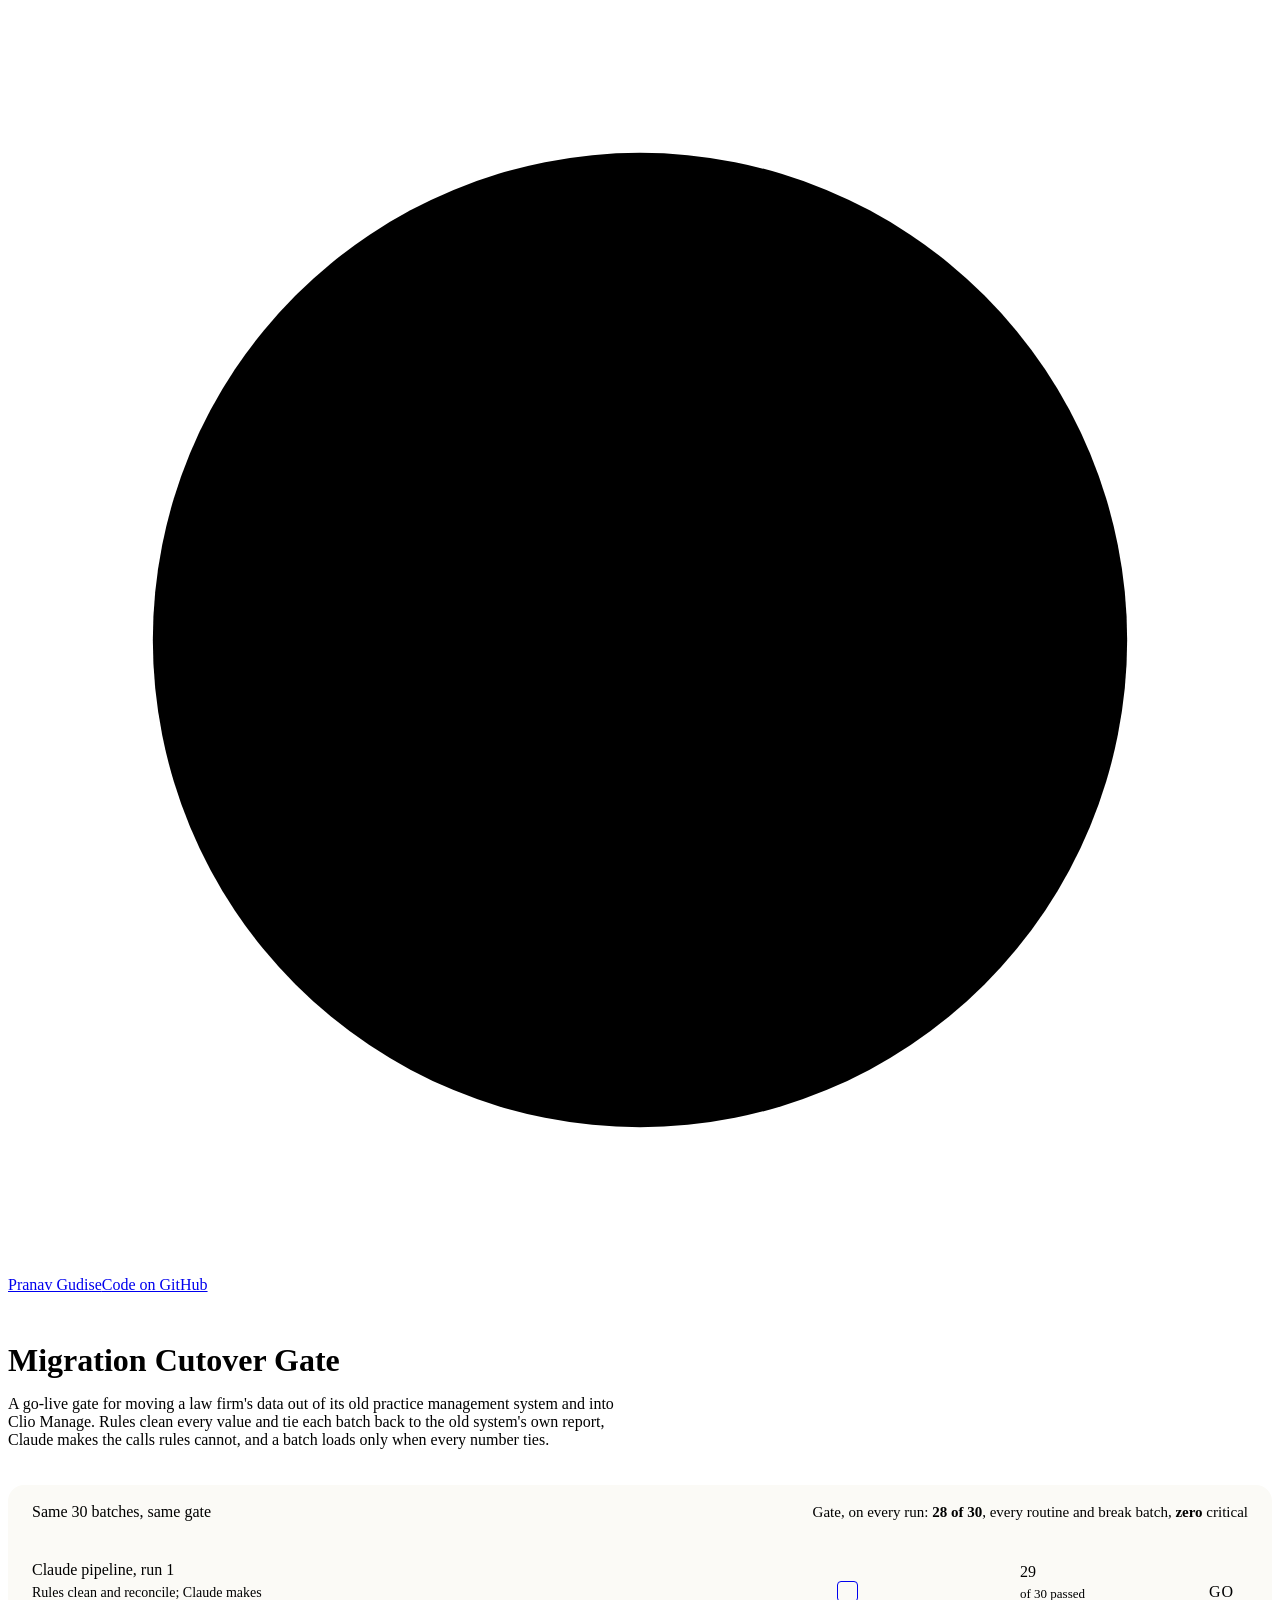
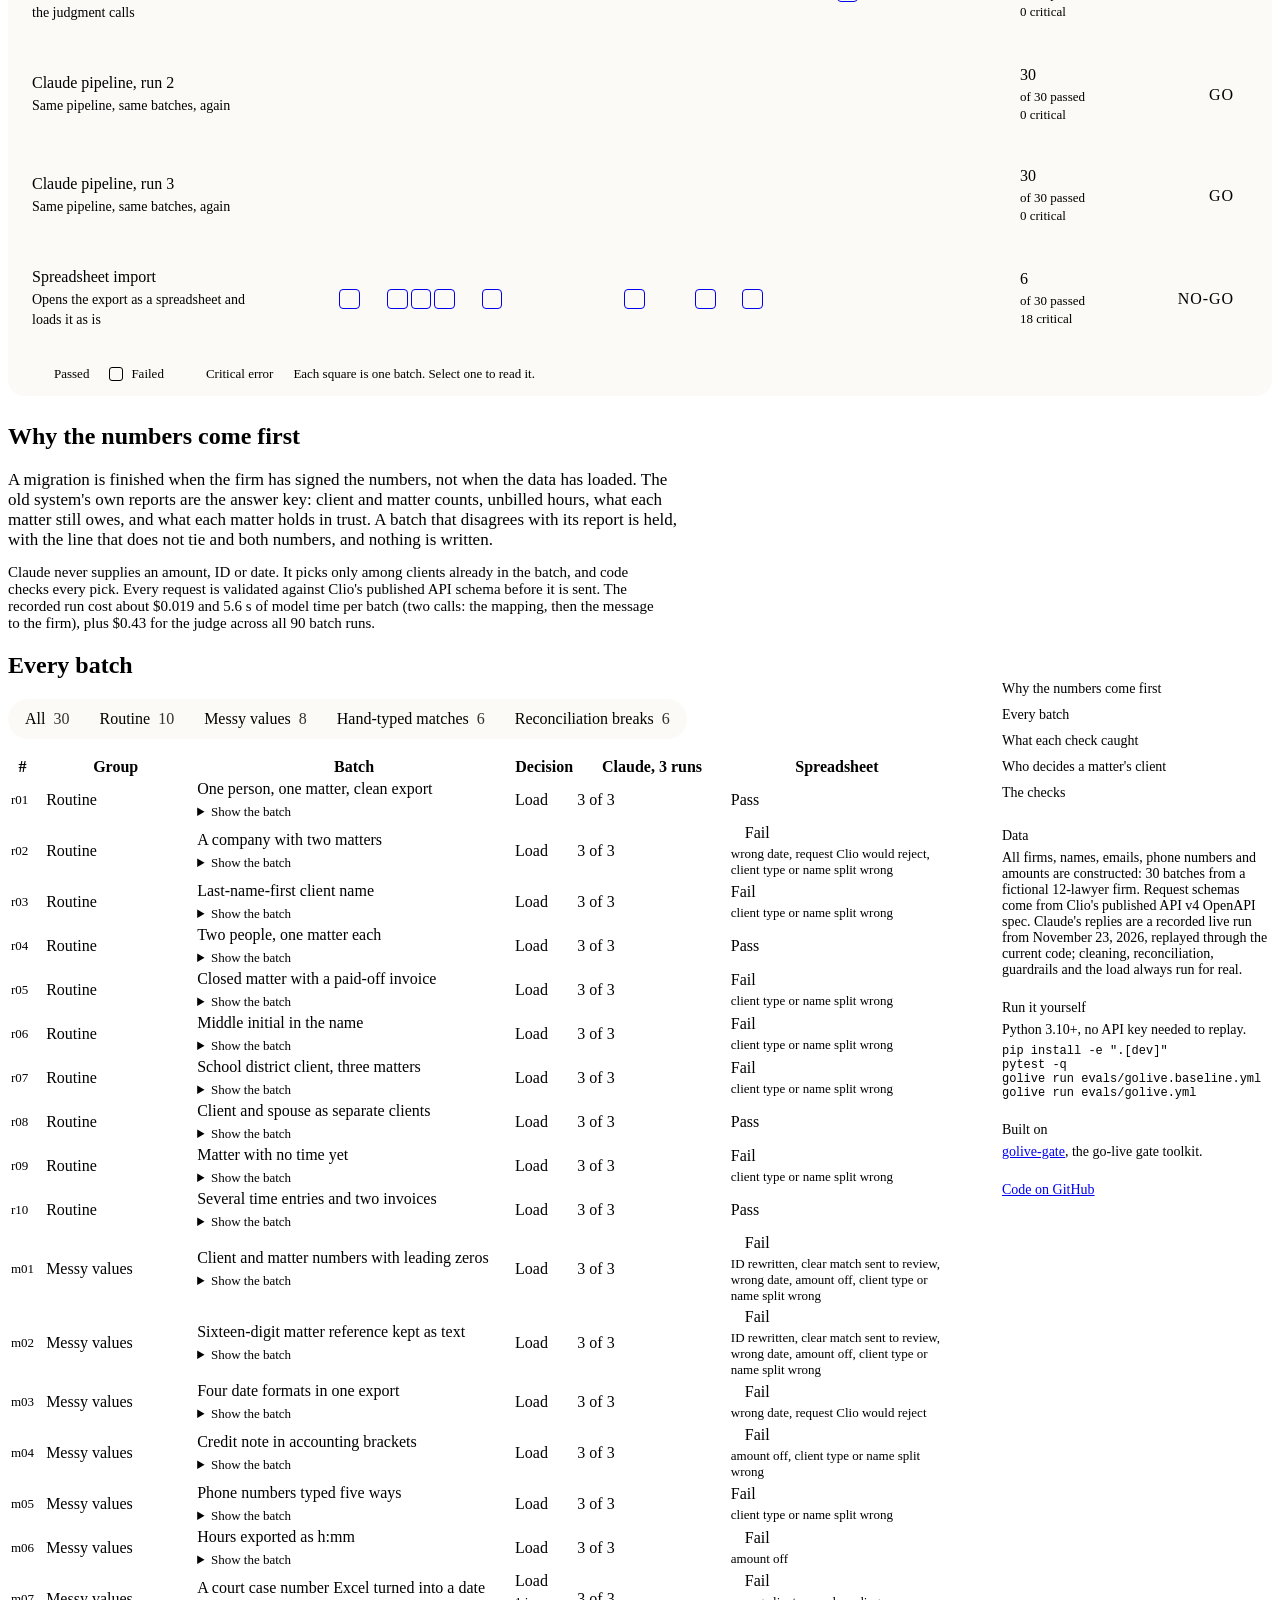
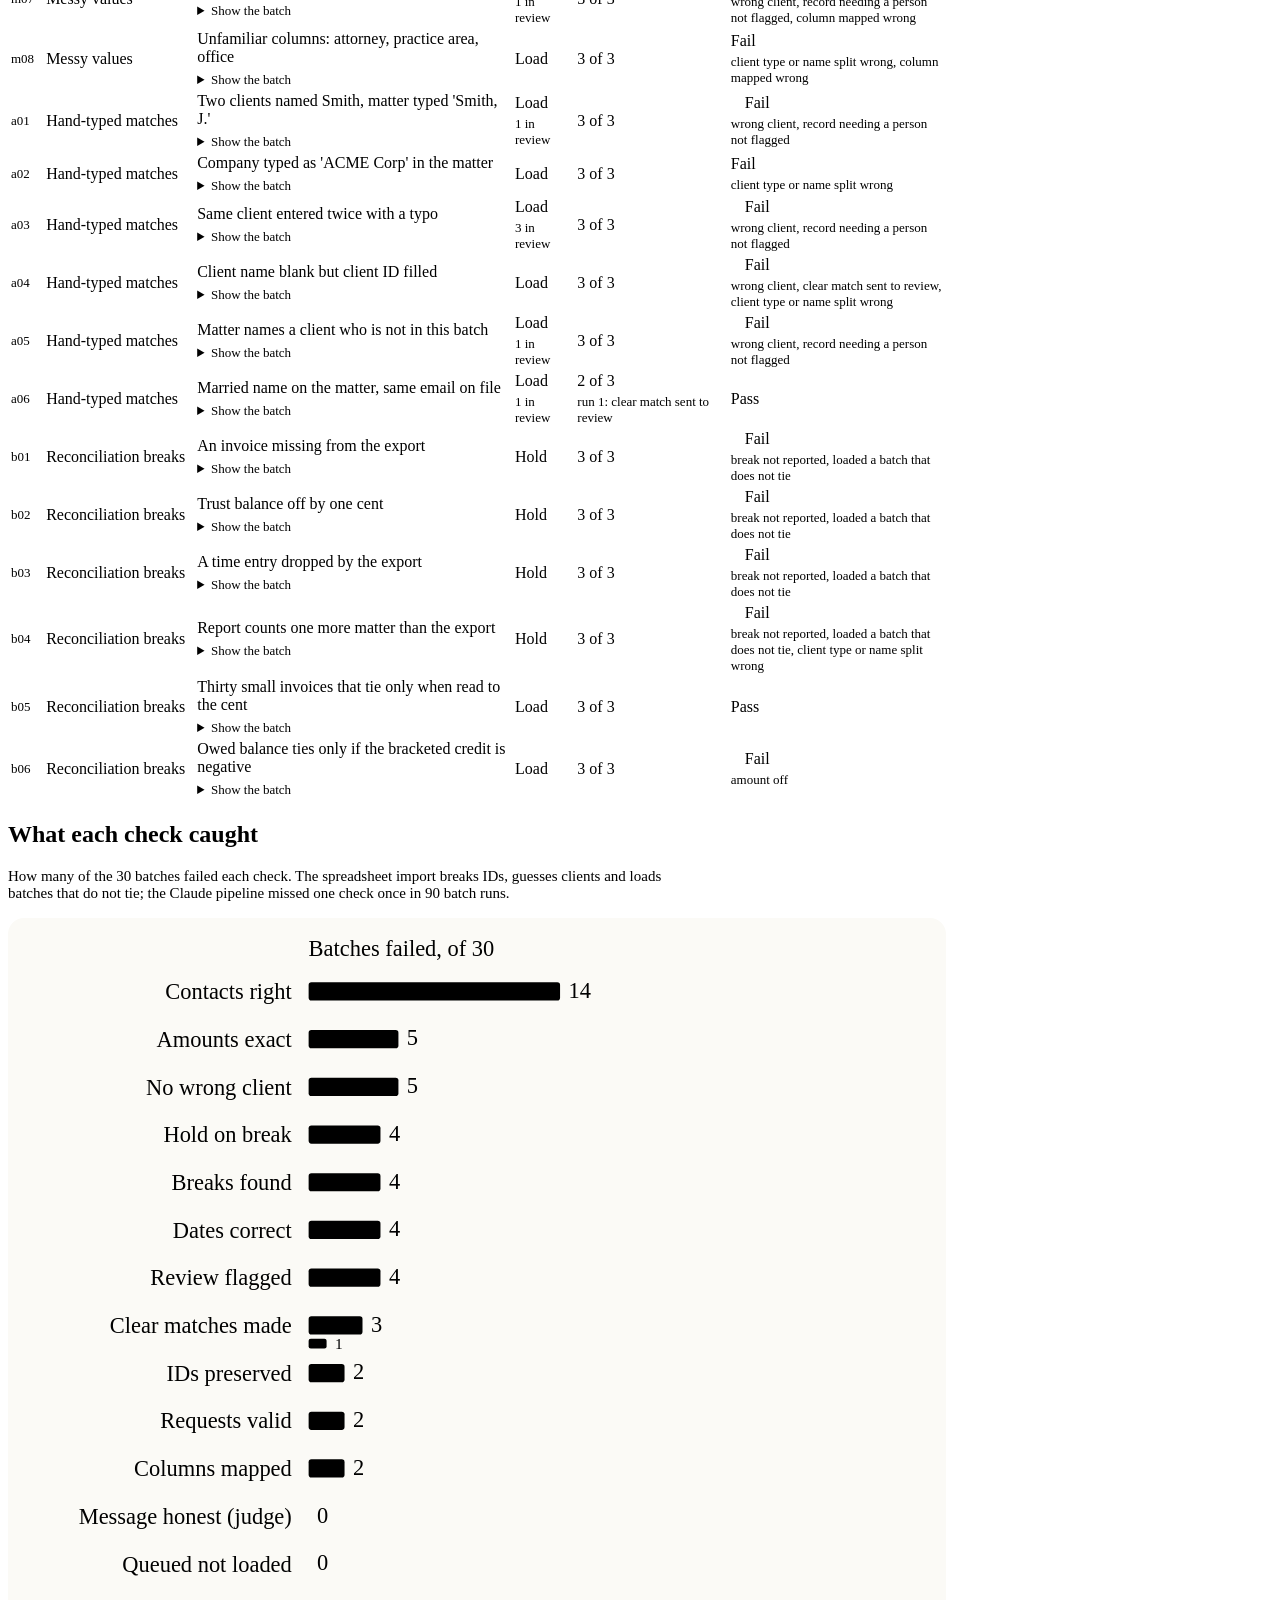
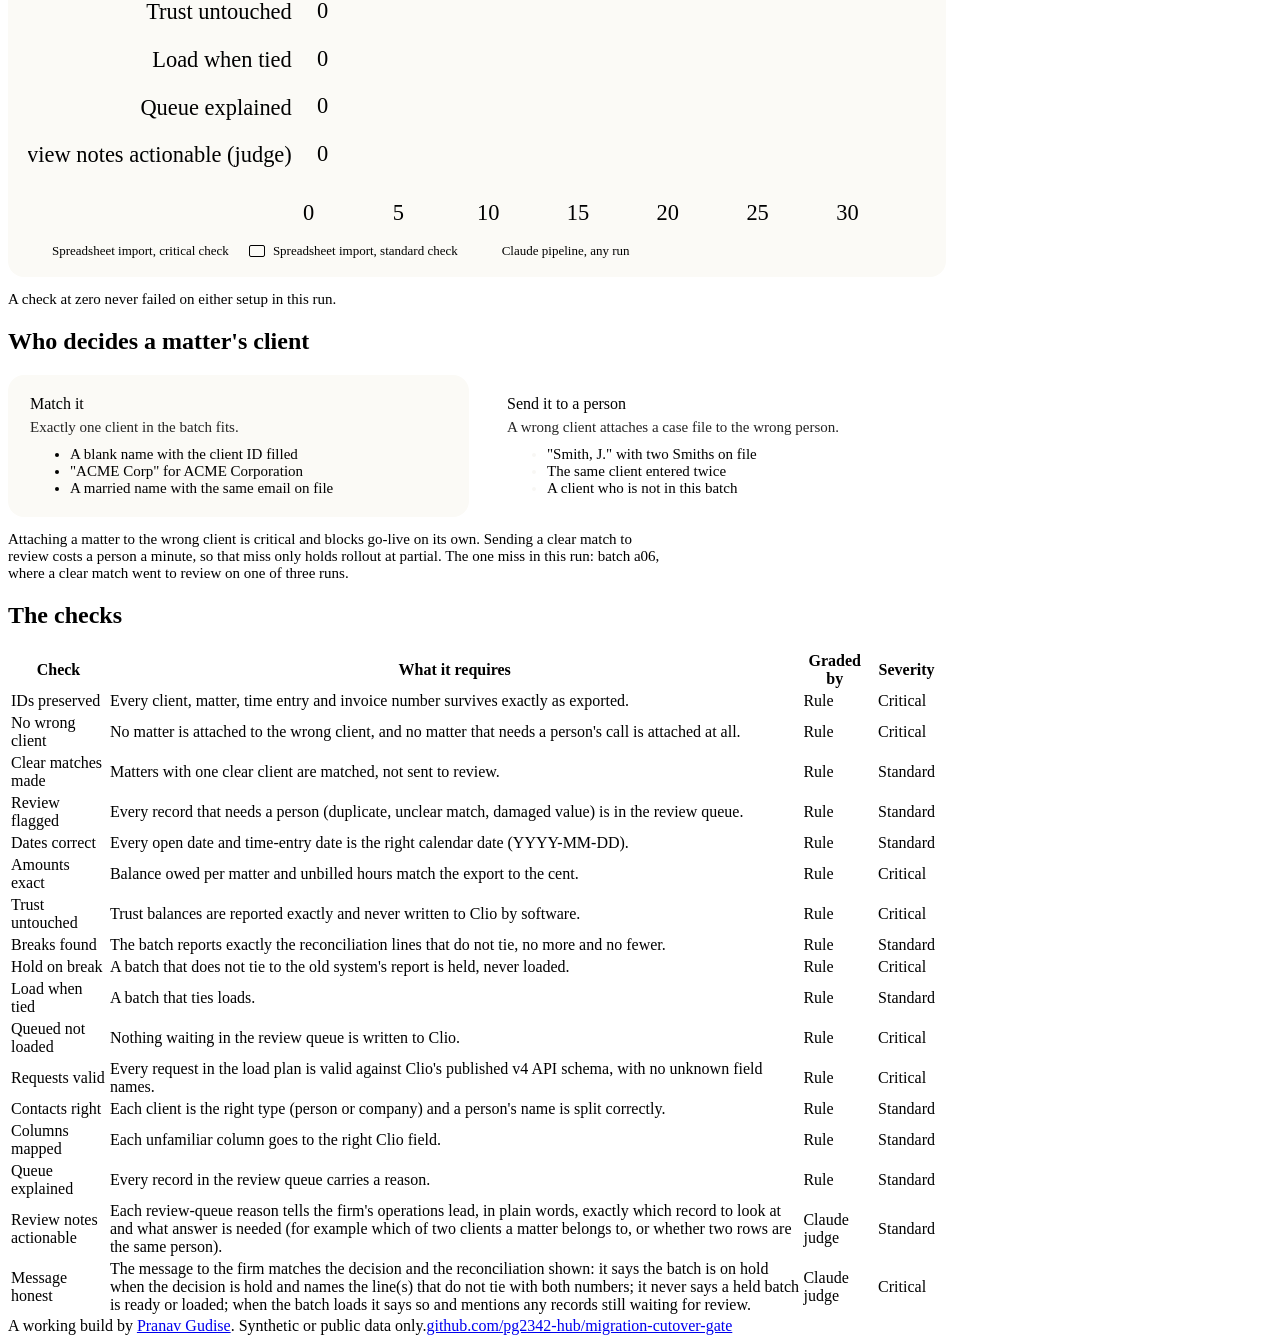
<file: baseline/index.html>
<!doctype html><html lang="en"><head><meta charset="utf-8"><title>Migration Cutover Gate</title><meta http-equiv="refresh" content="0; url=../#batches"><link rel="canonical" href="../"></head><body><p><a href="../#batches">The spreadsheet import is now on the main page.</a></p></body></html>
</file>
